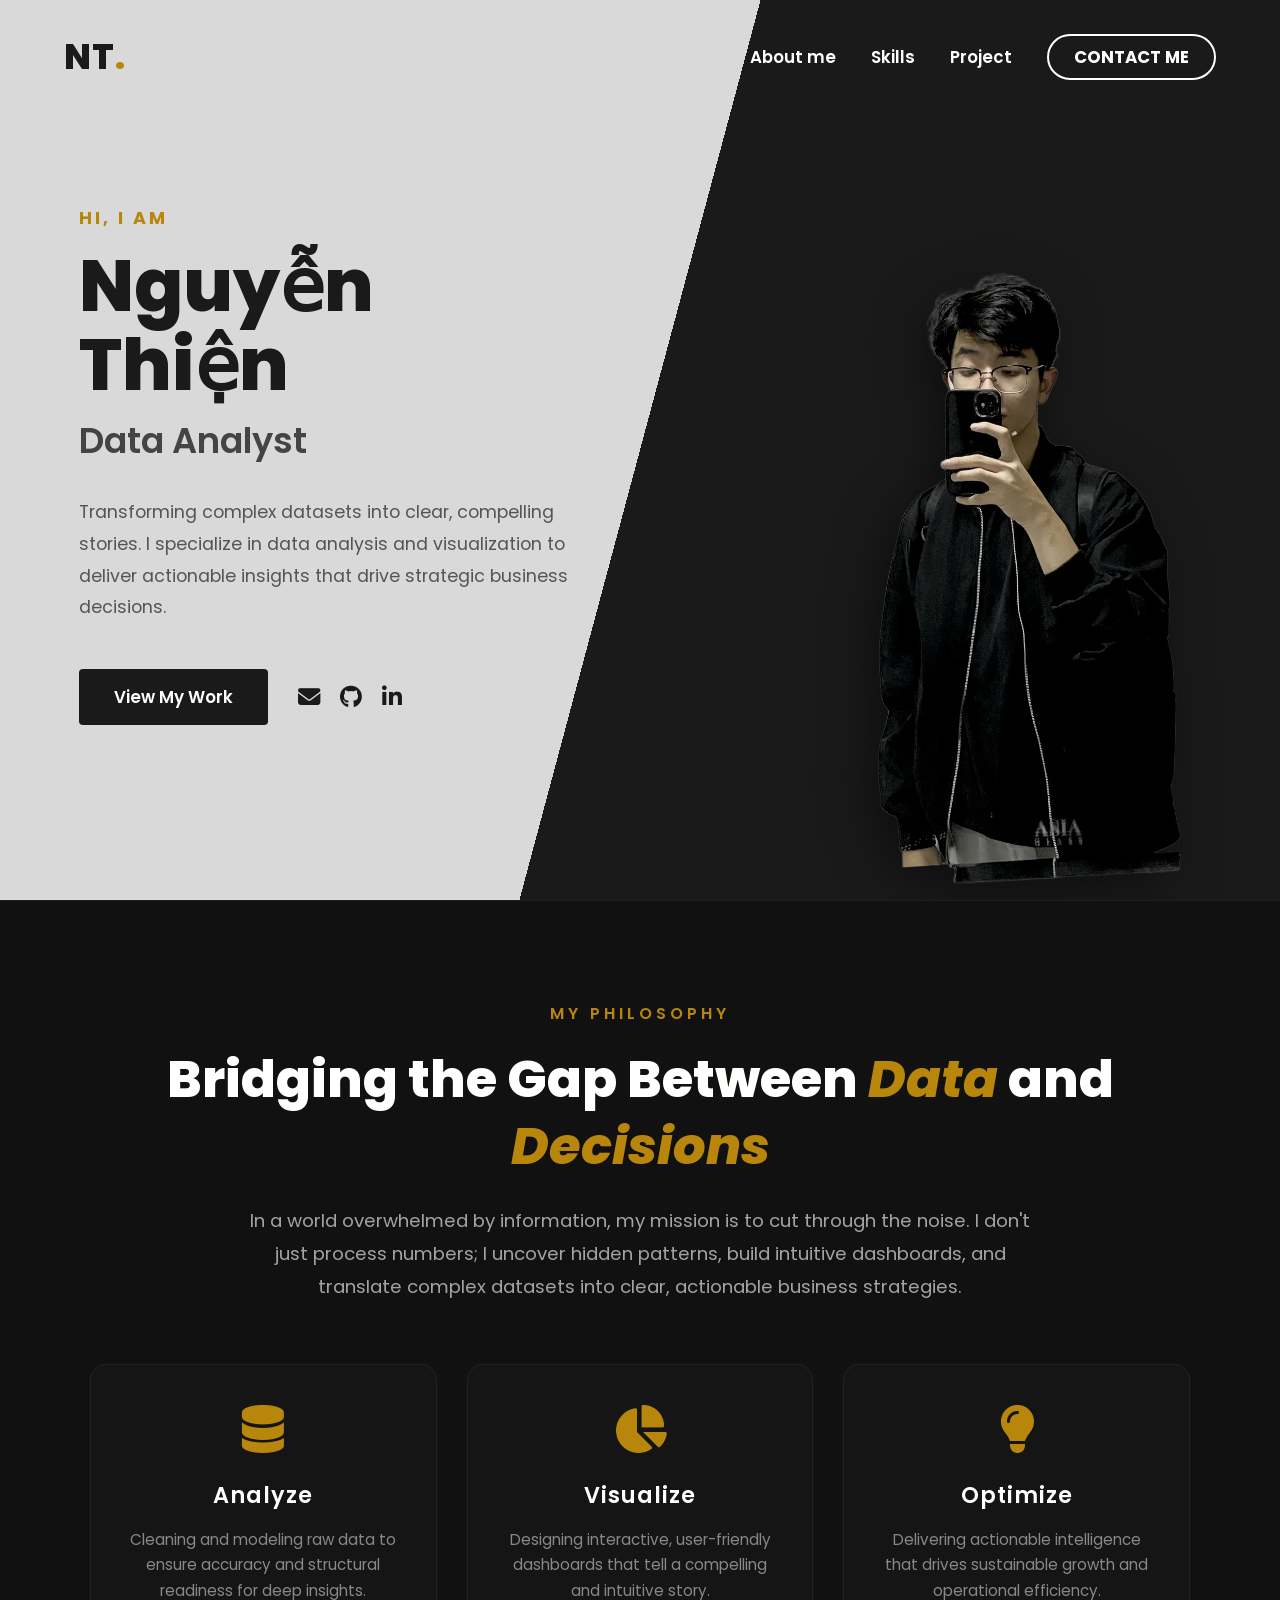
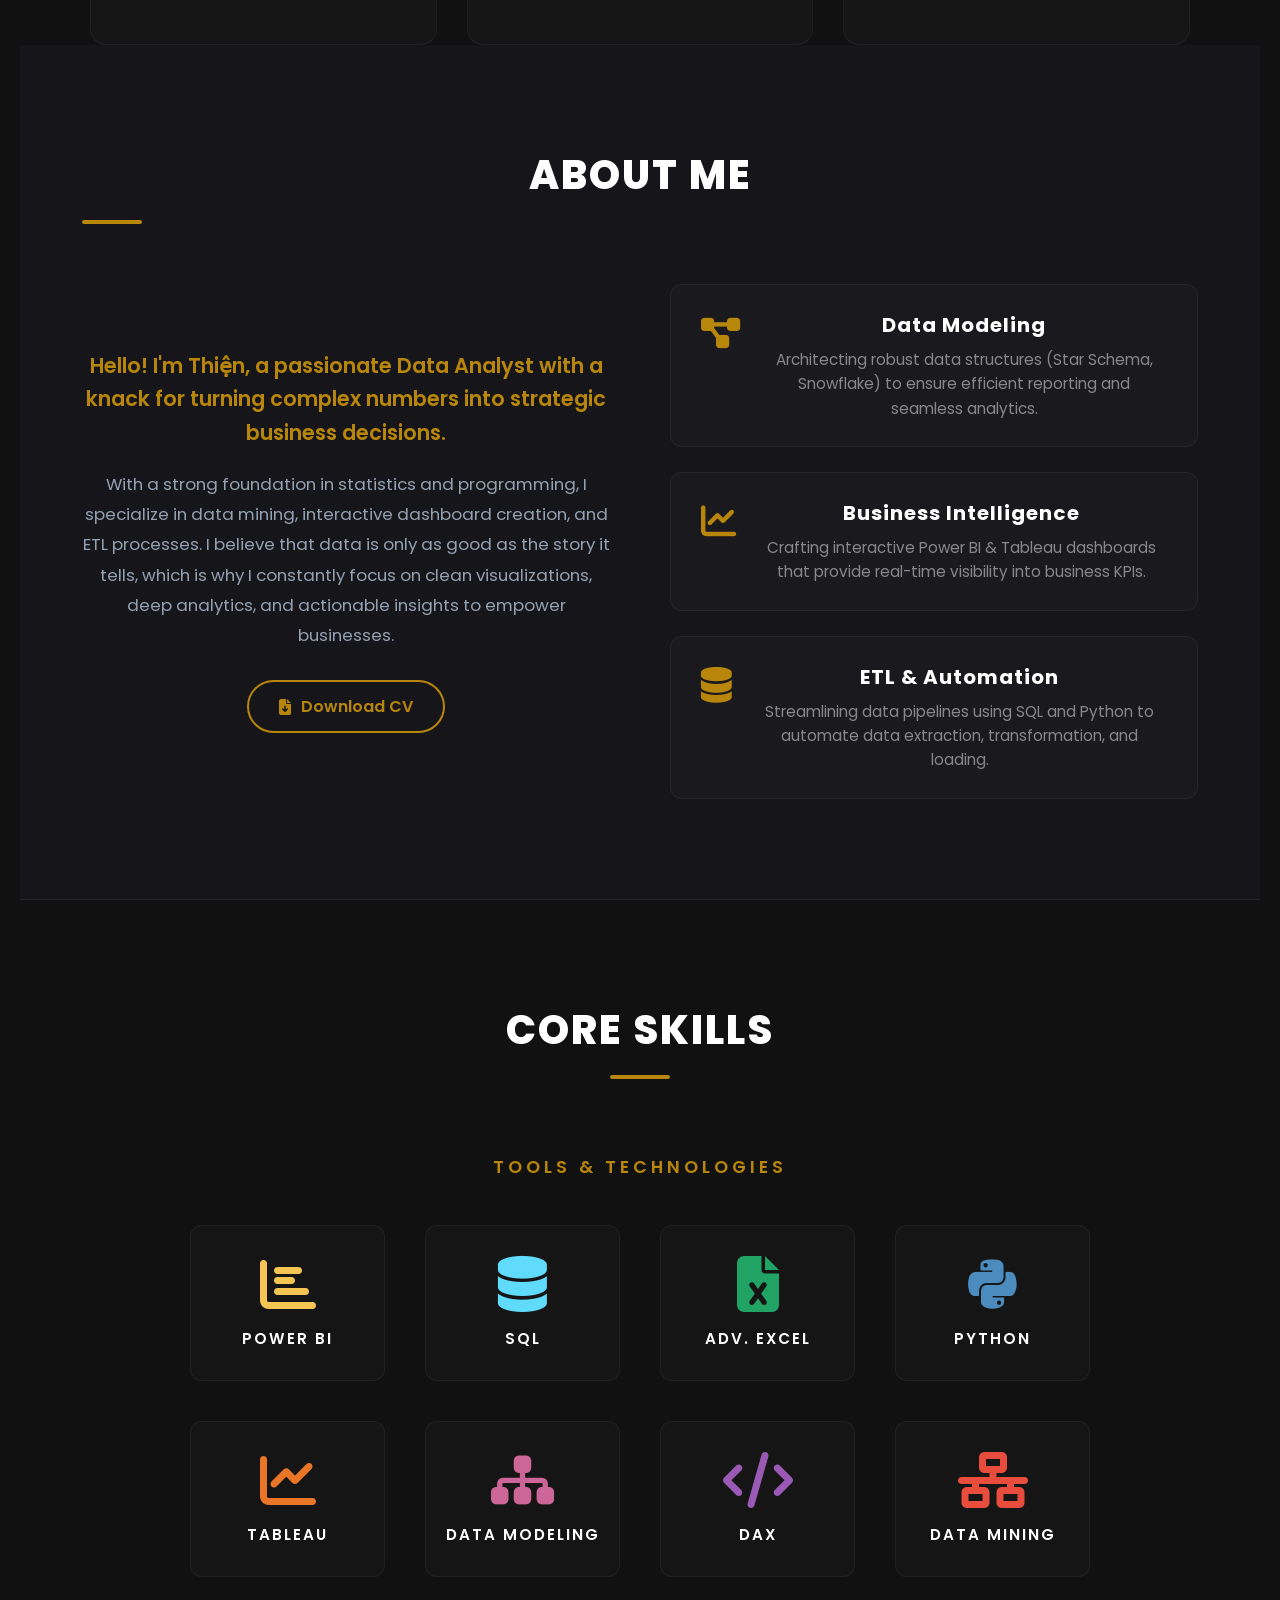
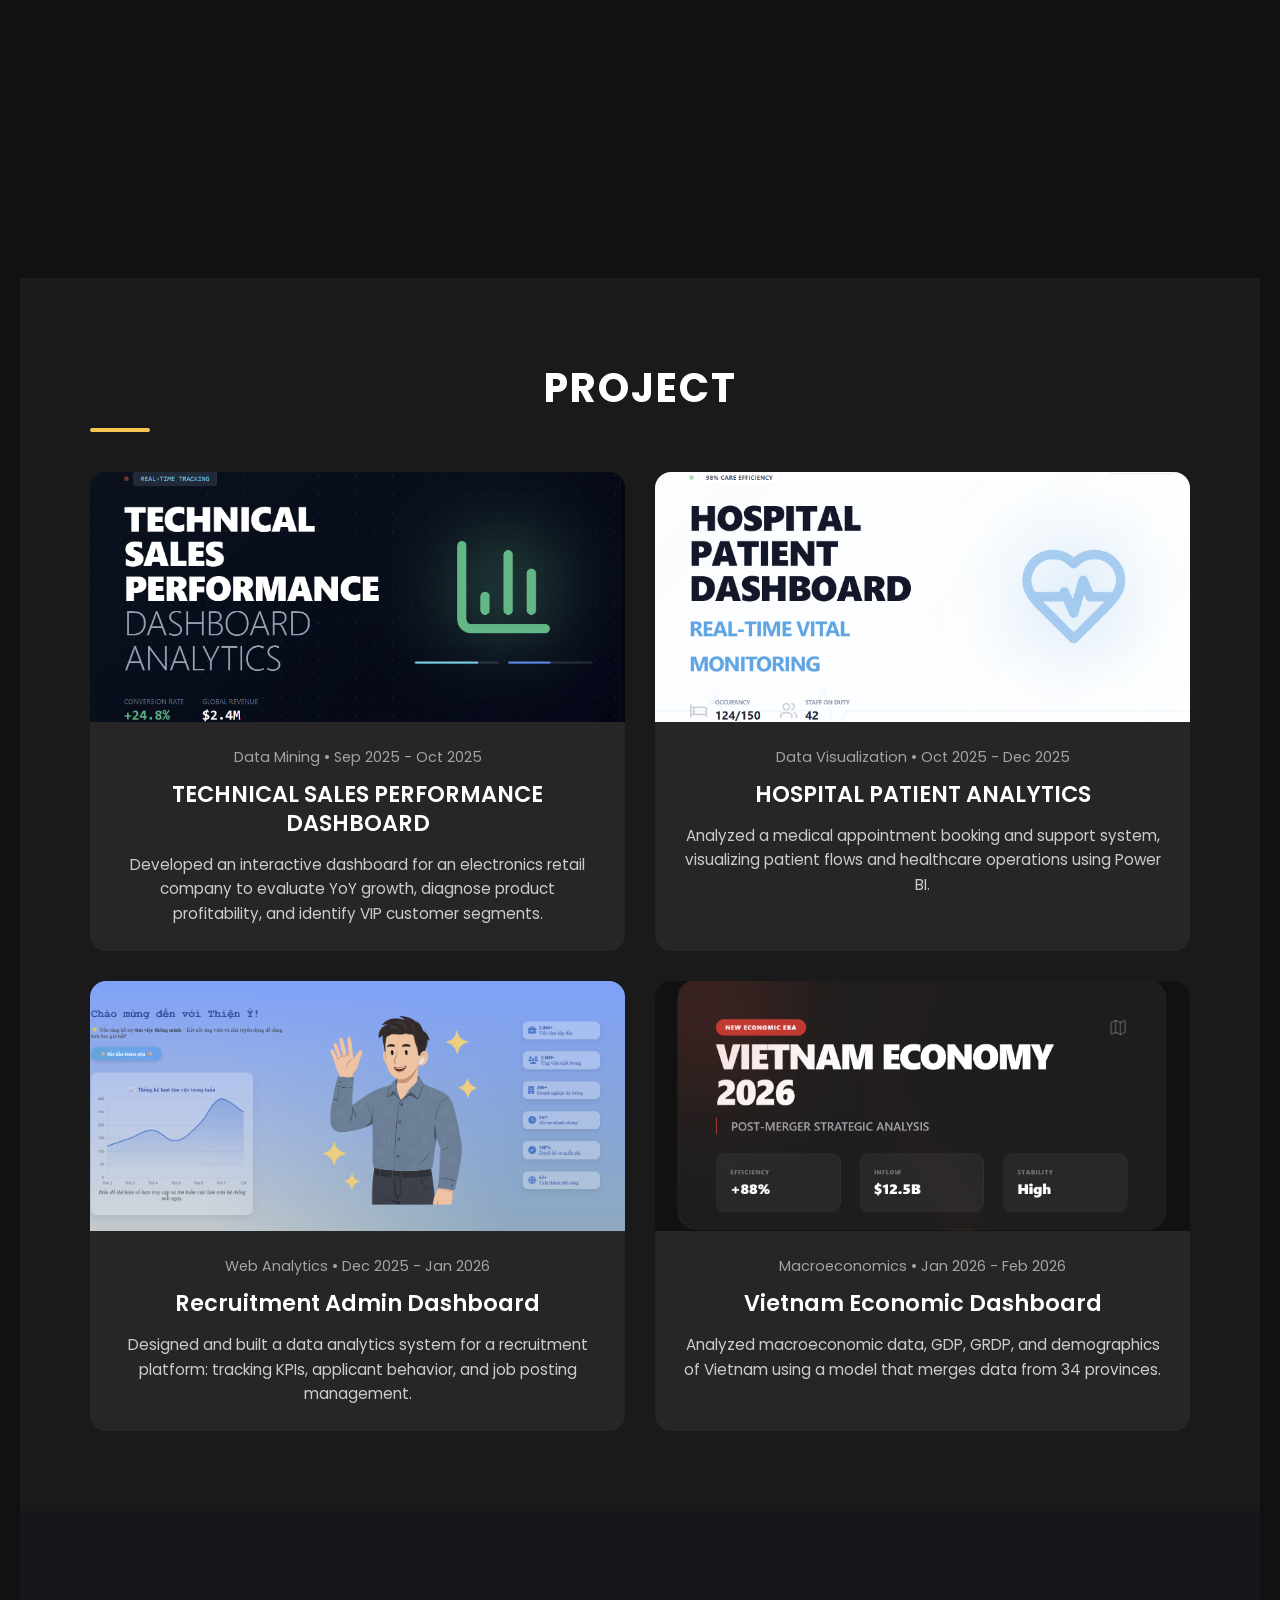
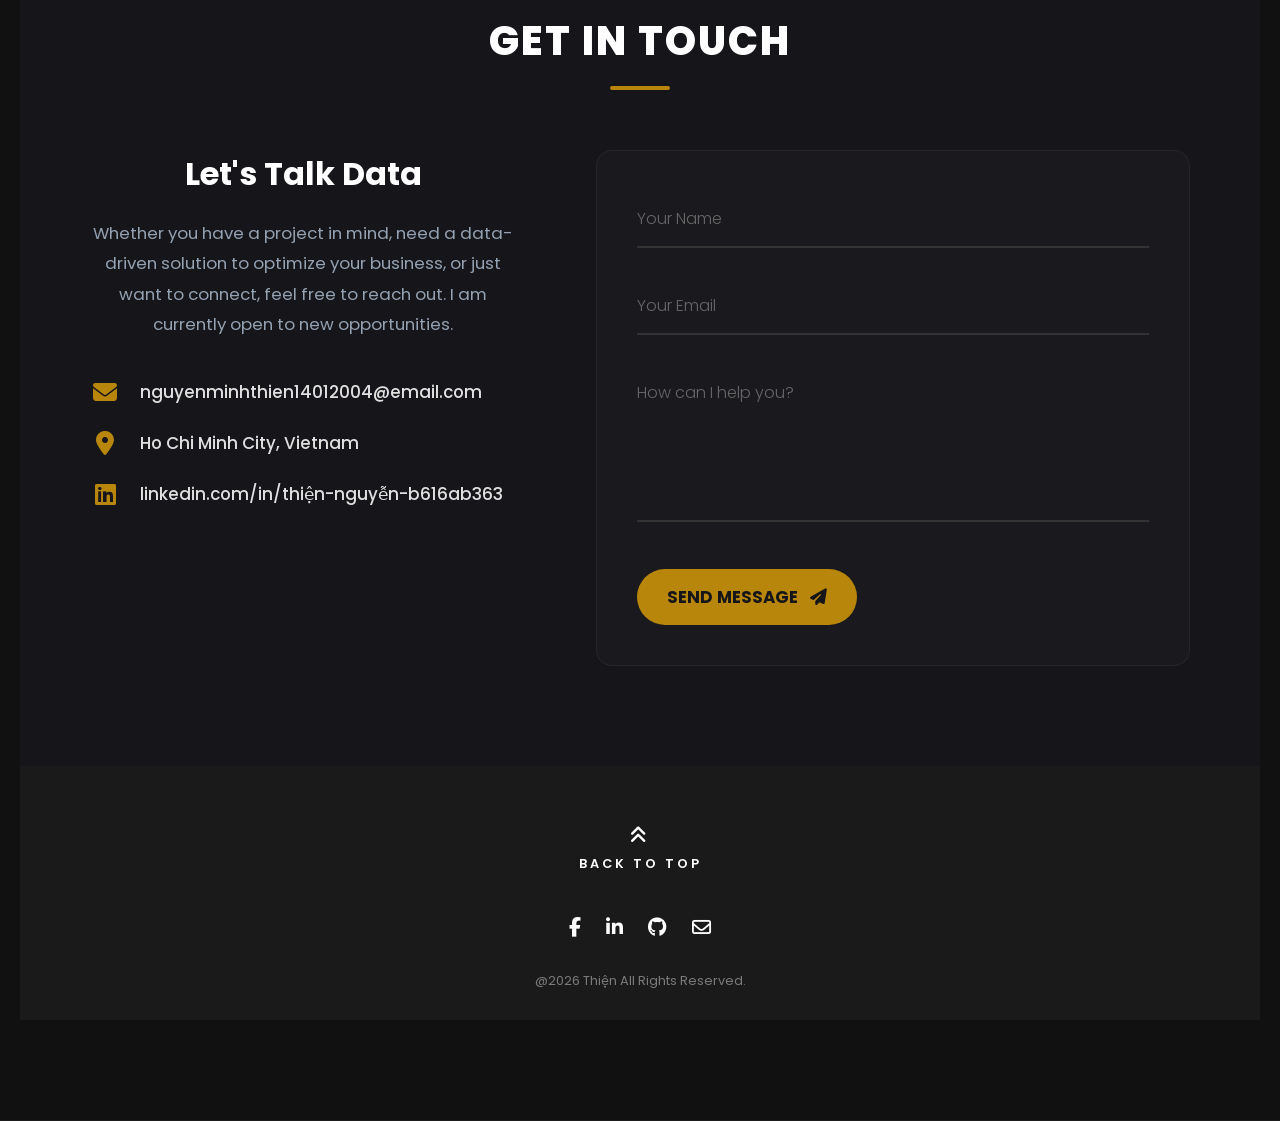
<file: index.html>
<!DOCTYPE html>
<html lang="vi">
<head>
    <meta charset="UTF-8">
    <meta name="viewport" content="width=device-width, initial-scale=1.0">
    <title>Portfolio</title>
    <link rel="icon" href="images/Icon.png" type="image/png">
    <link rel="stylesheet" href="https://cdnjs.cloudflare.com/ajax/libs/font-awesome/6.4.0/css/all.min.css">
    <link rel="stylesheet" href="css/style.css">
</head>
<body id="top">

    <header class="hero-section elegant-hero">
        
        <nav class="navbar-elegant">
            <div class="logo-elegant">NT<span class="dot">.</span></div>
            <div class="nav-links-elegant">
                <a href="#about">About me</a>
                <a href="#skills">Skills</a>
                <a href="#portfolio">Project</a>
                <a href="#contact" class="btn-contact-outline">CONTACT ME</a>
            </div>
        </nav>

        <div class="hero-container-elegant">
            <div class="hero-text-elegant">
                <p class="greeting-text">HI, I AM</p>
                <h1 class="name-text">Nguyễn Thiện</h1>
                <h2 class="role-text">Data Analyst</h2>
                
                <p class="desc-text">
                Transforming complex datasets into clear,
                compelling stories. 
                I specialize in data analysis and visualization to deliver
                actionable insights that drive strategic business decisions.
                </p>
                
                <div class="hero-actions-elegant">
                    <a href="#portfolio" class="btn-explore">View My Work</a>
                    <div class="socials-elegant">
                        <a href="mailto:nguyenminhthien14012004@gmail.com"><i class="fas fa-envelope"></i></a>
                        <a href="https://github.com/ThienNguyen1412"><i class="fab fa-github"></i></a>
                        <a href="https://www.linkedin.com/in/thiện-nguyễn-b616ab363" target="_blank"><i class="fab fa-linkedin-in"></i></a>
                    </div>
                </div>
            </div>

            <div class="hero-image-elegant">
                <img src="images/HinhAnh.png" alt="Nguyễn Thiện Data Analyst" class="img-profile-elegant">
            </div>
        </div>
        
    </header>

    <section class="data-philosophy-section">
        <div class="philosophy-content">
            <h2 class="philosophy-subtitle">MY PHILOSOPHY</h2>
            <h1 class="philosophy-title">Bridging the Gap Between <span class="highlight-gold">Data</span> and <span class="highlight-gold">Decisions</span></h1>
            <p class="philosophy-text">In a world overwhelmed by information, my mission is to cut through the noise. I don't just process numbers; I uncover hidden patterns, build intuitive dashboards, and translate complex datasets into clear, actionable business strategies.</p>

            <div class="core-pillars">
                <div class="pillar">
                    <i class="fas fa-database"></i>
                    <h3>Analyze</h3>
                    <p>Cleaning and modeling raw data to ensure accuracy and structural readiness for deep insights.</p>
                </div>
                <div class="pillar">
                    <i class="fas fa-chart-pie"></i>
                    <h3>Visualize</h3>
                    <p>Designing interactive, user-friendly dashboards that tell a compelling and intuitive story.</p>
                </div>
                <div class="pillar">
                    <i class="fas fa-lightbulb"></i>
                    <h3>Optimize</h3>
                    <p>Delivering actionable intelligence that drives sustainable growth and operational efficiency.</p>
                </div>
            </div>
        </div>
    <section class="about-me-elegant" id="about">
        <div class="about-container">
            <div class="section-title-elegant">
                <h2>ABOUT ME</h2>
                <div class="gold-line"></div>
            </div>

            <div class="about-content-wrapper">
                <div class="about-text-area">
                    <p class="intro-p">Hello! I'm Thiện, a passionate Data Analyst with a knack for turning complex numbers into strategic business decisions.</p>
                    <p>With a strong foundation in statistics and programming, I specialize in data mining, interactive dashboard creation, and ETL processes. I believe that data is only as good as the story it tells, which is why I constantly focus on clean visualizations, deep analytics, and actionable insights to empower businesses.</p>
                    
                    <a href="CV_NguyenThien_DataAnalyst.pdf" download="CV_NguyenThien_DataAnalyst.pdf" class="btn-download-cv">
                            <i class="fas fa-file-download"></i> Download CV
                    </a>
                </div>

                <div class="about-services-area">
                    <div class="da-service-box">
                        <i class="fas fa-project-diagram"></i>
                        <div class="da-service-text">
                            <h3>Data Modeling</h3>
                            <p>Architecting robust data structures (Star Schema, Snowflake) to ensure efficient reporting and seamless analytics.</p>
                        </div>
                    </div>
                    <div class="da-service-box">
                        <i class="fas fa-chart-line"></i>
                        <div class="da-service-text">
                            <h3>Business Intelligence</h3>
                            <p>Crafting interactive Power BI & Tableau dashboards that provide real-time visibility into business KPIs.</p>
                        </div>
                    </div>
                    <div class="da-service-box">
                        <i class="fas fa-database"></i>
                        <div class="da-service-text">
                            <h3>ETL & Automation</h3>
                            <p>Streamlining data pipelines using SQL and Python to automate data extraction, transformation, and loading.</p>
                        </div>
                    </div>
                </div>
            </div>
        </div>
    </section>

    <section class="skills-elegant" id="skills">
        <div class="section-title-elegant" style="text-align: center; display: flex; flex-direction: column; align-items: center;">
            <h2>CORE SKILLS</h2>
            <div class="gold-line"></div>
        </div>
        
        <div class="skills-content">
<h3 class="using-now-title">TOOLS & TECHNOLOGIES</h3>            
            <div class="skills-grid">
                <div class="skill-item" onclick="showSkill('powerbi')">
                    <i class="fas fa-chart-bar" style="color: #f4c553;"></i>
                    <p>POWER BI</p>
                </div>
                <div class="skill-item" onclick="showSkill('sql')">
                    <i class="fas fa-database" style="color: #61dbfb;"></i>
                    <p>SQL</p>
                </div>
                <div class="skill-item" onclick="showSkill('excel')">
                    <i class="fas fa-file-excel" style="color: #21a366;"></i>
                    <p>ADV. EXCEL</p>
                </div>
                <div class="skill-item" onclick="showSkill('python')">
                    <i class="fab fa-python" style="color: #4b8bbe;"></i>
                    <p>PYTHON</p>
                </div>
                <div class="skill-item" onclick="showSkill('tableau')">
                    <i class="fas fa-chart-line" style="color: #e97627;"></i>
                    <p>TABLEAU</p>
                </div>
                <div class="skill-item" onclick="showSkill('modeling')">
                    <i class="fas fa-sitemap" style="color: #cc6699;"></i>
                    <p>DATA MODELING</p>
                </div>
                <div class="skill-item" onclick="showSkill('dax')">
                    <i class="fas fa-code" style="color: #9b59b6;"></i>
                    <p>DAX</p>
                </div>
                <div class="skill-item" onclick="showSkill('mining')">
                    <i class="fas fa-network-wired" style="color: #e74c3c;"></i>
                    <p>DATA MINING</p>
                </div>
            </div>

            <div id="skill-detail-box" class="skill-detail-box">
                <h3 id="skill-title">Click on a skill</h3>
                <div class="gold-line" style="margin: 10px auto; width: 40px; height: 2px;"></div>
                <p id="skill-desc">Select an icon above to view my experience and proficiency details.</p>
            </div>
        </div>
    </section>

    <section class="portfolio-grid-section" id="portfolio">
        <div class="portfolio-container">
            <div class="section-header">
                <h2>Project</h2>
                <div class="yellow-line"></div>
            </div>

            <div class="projects-grid">
                <a href="project-1.html" class="project-card">
                    <div class="card-image">
                        <img src="images/pj1/Thumbnail.png" alt="Bakery Data Analysis">
                    </div>
                    <div class="card-content">
                        <p class="card-meta">Data Mining &bull; Sep 2025 - Oct 2025</p>
                        <h3 class="card-title">TECHNICAL SALES PERFORMANCE DASHBOARD</h3>
<p class="card-excerpt">Developed an interactive dashboard for an electronics retail company to evaluate YoY growth, diagnose product profitability, and identify VIP customer segments.</p>                    </div>
                </a>

                <a href="project-2.html" class="project-card">
                    <div class="card-image">
                        <img src="images/pj2/Thumbnail.png" alt="Medical System Data">
                    </div>
                    <div class="card-content">
                        <p class="card-meta">Data Visualization &bull; Oct 2025 - Dec 2025</p>
                        <h3 class="card-title">HOSPITAL PATIENT ANALYTICS</h3>
<p class="card-excerpt">Analyzed a medical appointment booking and support system, visualizing patient flows and healthcare operations using Power BI.</p>                    </div>
                </a>

                <a href="project-3.html" class="project-card">
                    <div class="card-image">
                        <img src="images/pj3/Thumbnail.png" alt="Recruitment Admin Dashboard">
                    </div>
                    <div class="card-content">
                        <p class="card-meta">Web Analytics &bull; Dec 2025 - Jan 2026</p>
                        <h3 class="card-title">Recruitment Admin Dashboard</h3>
                        <p class="card-excerpt">Designed and built a data analytics system for a recruitment platform: tracking KPIs, applicant behavior, and job posting management.</p>
                    </div>
                </a>

                 <a href="project-4.html" class="project-card">
                    <div class="card-image">
                        <img src="images/pj4/Thumbnail.png" alt="Vietnam Socio-Economic Analysis">
                    </div>
                    <div class="card-content">
                        <p class="card-meta">Macroeconomics &bull;  Jan 2026 - Feb 2026</p>
                        <h3 class="card-title">Vietnam Economic Dashboard</h3>
                        <p class="card-excerpt">Analyzed macroeconomic data, GDP, GRDP, and demographics of Vietnam using a model that merges data from 34 provinces.</p>
                    </div>
                </a>
            </div>
        </div>
    </section>

<section class="contact-elegant" id="contact">
        <div class="contact-container">
            <div class="section-title-elegant" style="text-align: center; display: flex; flex-direction: column; align-items: center;">
                <h2>GET IN TOUCH</h2>
                <div class="gold-line"></div>
            </div>

            <div class="contact-content-wrapper">
                <div class="contact-info">
                    <h3>Let's Talk Data</h3>
                    <p>Whether you have a project in mind, need a data-driven solution to optimize your business, or just want to connect, feel free to reach out. I am currently open to new opportunities.</p>
                    
                    <div class="info-items">
                        <div class="info-item">
                            <i class="fas fa-envelope"></i>
                            <span>nguyenminhthien14012004@email.com</span> </div>
                        <div class="info-item">
                            <i class="fas fa-map-marker-alt"></i>
                            <span>Ho Chi Minh City, Vietnam</span>
                        </div>
                        <div class="info-item">
                            <i class="fab fa-linkedin"></i>
                            <span>linkedin.com/in/thiện-nguyễn-b616ab363</span> </div>
                    </div>
                </div>

                <div class="contact-form-area">
                    <form action="https://formspree.io/f/mykdagrz" method="POST" class="elegant-form">
                        <div class="input-group">
                            <input type="text" name="name" placeholder="Your Name" required>
                        </div>
                        <div class="input-group">
                            <input type="email" name="email" placeholder="Your Email" required>
                        </div>
                        <div class="input-group">
                            <textarea name="message" placeholder="How can I help you?" rows="5" required></textarea>
                        </div>
                        
                        <button type="submit" class="btn-submit-elegant">
                            SEND MESSAGE <i class="fas fa-paper-plane"></i>
                        </button>
                    </form>
                </div>
            </div>
        </div>
    </section>

    <footer class="site-footer">
        <a href="#top" class="back-to-top">
            <i class="fas fa-angle-double-up"></i><br>
            BACK TO TOP
        </a>
        
        <div class="footer-socials">
            <a href="https://www.facebook.com/nguyen.minhthien.752/"><i class="fab fa-facebook-f"></i></a>
            <a href="https://www.linkedin.com/in/thiện-nguyễn-b616ab363" target="_blank"><i class="fab fa-linkedin-in"></i></a>
            <a href="https://github.com/ThienNguyen1412" target="_blank"><i class="fab fa-github"></i></a>
            <a href="mailto:nguyenminhthien14012004@gmail.com"><i class="far fa-envelope"></i></a>
        </div>
        
        <p class="copyright">@2026 Thiện All Rights Reserved.</p>
    </footer>

<script>
        window.addEventListener('scroll', function() {
            var navbar = document.querySelector('.navbar');
            // Nếu cuộn xuống quá 50px thì thêm class 'scrolled'
            if (window.scrollY > 50) {
                navbar.classList.add('scrolled');
            } else {
                navbar.classList.remove('scrolled'); // Lên đỉnh thì xóa đi
            }
        });


        // Xử lý đổi màu thanh Menu khi cuộn
        window.addEventListener('scroll', function() {
            var navbar = document.querySelector('.navbar-elegant');
            if (window.scrollY > 50) {
                navbar.style.backgroundColor = 'rgba(22, 22, 26, 0.95)';
                navbar.style.boxShadow = '0 5px 20px rgba(0,0,0,0.5)';
            } else {
                navbar.style.backgroundColor = 'transparent';
                navbar.style.boxShadow = 'none';
            }
        });

        // Dữ liệu chi tiết cho từng kỹ năng Data Analyst
        const skillsData = {
            powerbi: {
                title: "POWER BI",
                desc: "Advanced proficiency in building interactive dashboards, visualizing complex datasets, and delivering actionable business intelligence."
            },
            sql: {
                title: "SQL",
                desc: "Strong ability to write complex queries, perform data extraction, and manage relational databases for robust ETL pipelines."
            },
            excel: {
                title: "ADVANCED EXCEL",
                desc: "Expertise in data cleaning, Power Query, pivot tables, and macroeconomic data consolidation for deep financial analysis."
            },
            python: {
                title: "PYTHON",
                desc: "Utilizing Python for data mining tasks, including implementing algorithms like Apriori to uncover hidden association rules and patterns."
            },
            tableau: {
                title: "TABLEAU",
                desc: "Creating visually impactful and highly interactive geospatial maps and charts to uncover trends in large-scale datasets."
            },
            modeling: {
                title: "DATA MODELING",
                desc: "Designing optimized Star and Snowflake schemas to ensure efficient reporting and seamless analytics across disparate hospital or retail systems."
            },
            dax: {
                title: "DAX",
                desc: "Writing advanced Data Analysis Expressions for time-intelligence (YoY, MoM), running totals, and dynamic KPI calculations."
            },
            mining: {
                title: "DATA MINING",
                desc: "Extracting valuable patterns from raw data, optimizing cross-selling strategies, and segmenting VIP customer behaviors."
            }
        };

        // Hàm xử lý khi click vào kỹ năng
        function showSkill(skillKey) {
            const detailBox = document.getElementById('skill-detail-box');
            const titleEl = document.getElementById('skill-title');
            const descEl = document.getElementById('skill-desc');

            // Cập nhật nội dung
            titleEl.innerText = skillsData[skillKey].title;
            descEl.innerText = skillsData[skillKey].desc;

            // Hiển thị khung với hiệu ứng
            detailBox.classList.add('active');
        }
    </script>

</body>
</html>
</file>
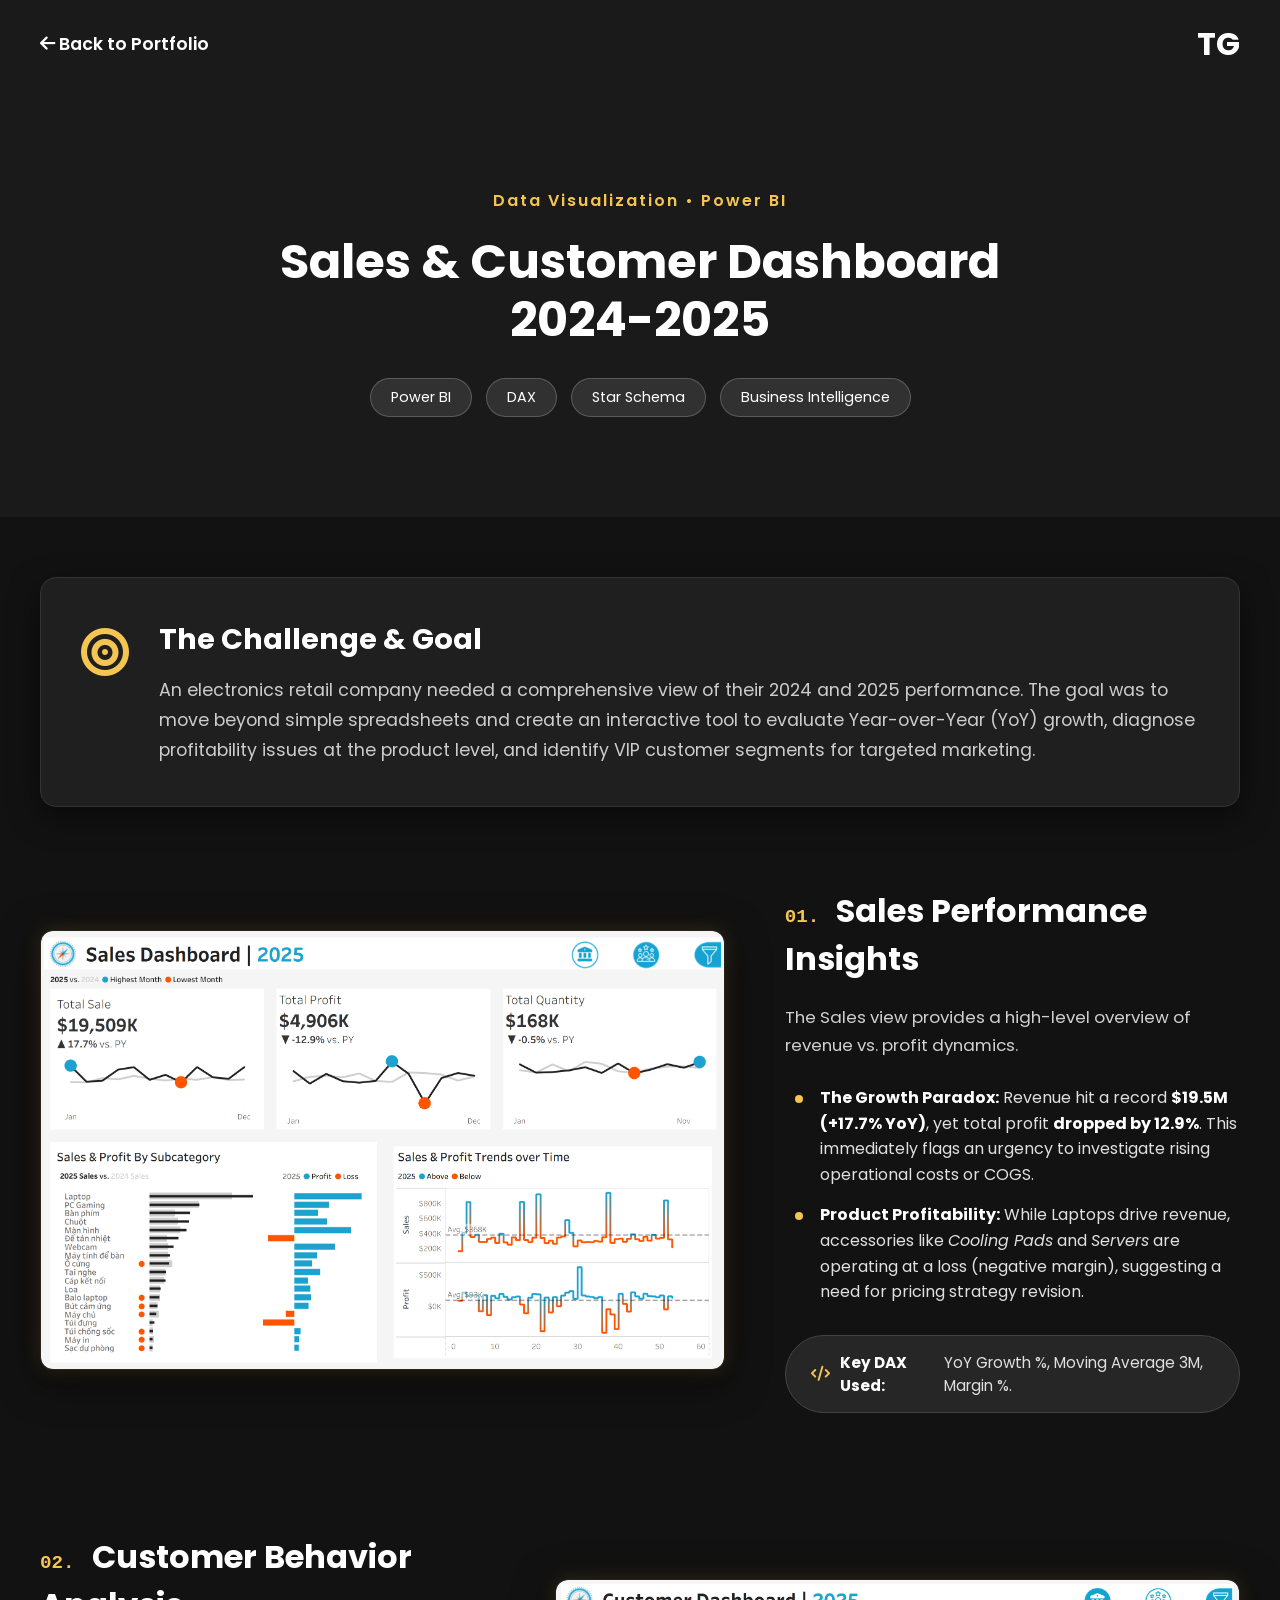
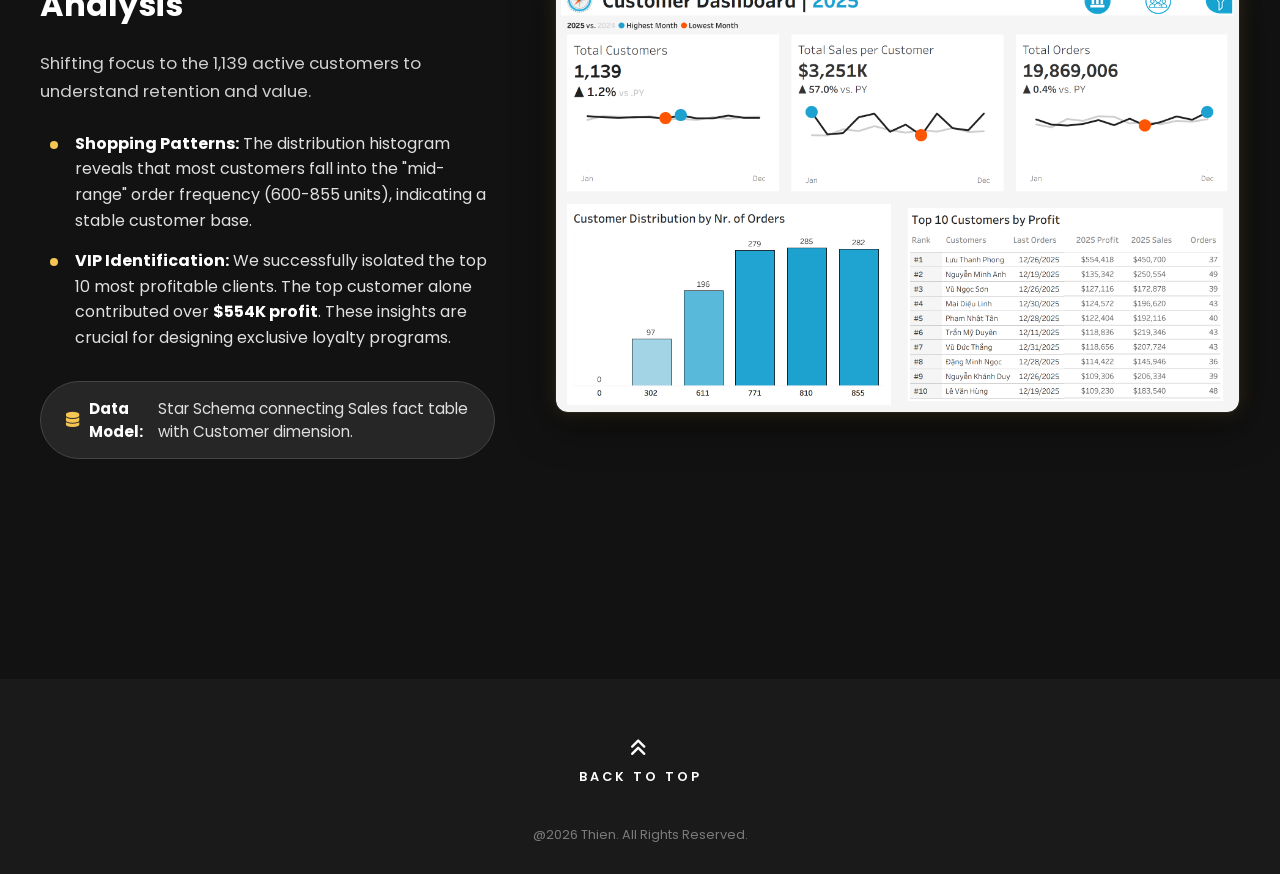
<file: project-1.html>
<!DOCTYPE html>
<html lang="en">
<head>
    <meta charset="UTF-8">
    <meta name="viewport" content="width=device-width, initial-scale=1.0">
    <title>Sales & Customer Dashboard 2025 - Thien's Portfolio</title>
    <link rel="stylesheet" href="https://cdnjs.cloudflare.com/ajax/libs/font-awesome/6.4.0/css/all.min.css">
    
    <link rel="stylesheet" href="css/style.css">
    <link rel="stylesheet" href="css/project-1.css"> 
</head>
<body id="top" class="project-page dark-theme-project">

    <header class="project-header">
        <a href="index.html#portfolio" class="back-link">
            <i class="fas fa-arrow-left"></i> Back to Portfolio
        </a>
        <div class="logo" style="position: static; color: var(--text-white);">TG</div>
    </header>

    <section class="project-hero">
        <div class="project-hero-content">
            <p class="project-category" style="color: #f4c553;">Data Visualization &bull; Power BI</p>
            <h1 class="project-title">Sales & Customer Dashboard 2024-2025</h1>
            <div class="project-tags">
                <span>Power BI</span>
                <span>DAX</span>
                <span>Star Schema</span>
                <span>Business Intelligence</span>
            </div>
        </div>
    </section>

    <section class="project-details-dark">
        <div class="content-container-wide">
            
            <div class="dark-info-card overview-card">
                <div class="card-icon"><i class="fas fa-bullseye"></i></div>
                <div class="card-text">
                    <h3>The Challenge & Goal</h3>
                    <p>An electronics retail company needed a comprehensive view of their 2024 and 2025 performance. The goal was to move beyond simple spreadsheets and create an interactive tool to evaluate Year-over-Year (YoY) growth, diagnose profitability issues at the product level, and identify VIP customer segments for targeted marketing.</p>
                </div>
            </div>

            <div class="dashboard-showcase layout-left">
                <div class="showcase-image glow-effect">
                    <img src="images/pj1/Sales_Dashboard.png" alt="Sales Dashboard Power BI">
                </div>
                <div class="showcase-insights">
                    <h3><span class="highlight-text">01.</span> Sales Performance Insights</h3>
                    <p>The Sales view provides a high-level overview of revenue vs. profit dynamics.</p>
                    <ul>
                        <li><strong>The Growth Paradox:</strong> Revenue hit a record <strong>$19.5M (+17.7% YoY)</strong>, yet total profit <strong>dropped by 12.9%</strong>. This immediately flags an urgency to investigate rising operational costs or COGS.</li>
                        <li><strong>Product Profitability:</strong> While Laptops drive revenue, accessories like <em>Cooling Pads</em> and <em>Servers</em> are operating at a loss (negative margin), suggesting a need for pricing strategy revision.</li>
                    </ul>
                    <div class="tech-stack-mini">
                        <i class="fas fa-code"></i> <strong>Key DAX Used:</strong> YoY Growth %, Moving Average 3M, Margin %.
                    </div>
                </div>
            </div>

            <div class="dashboard-showcase layout-right reverse">
                <div class="showcase-image glow-effect">
                     <img src="images/pj1/Customer_Dashboard.png" alt="Customer Dashboard Power BI">
                </div>
                <div class="showcase-insights order-text">
                    <h3><span class="highlight-text">02.</span> Customer Behavior Analysis</h3>
                    <p>Shifting focus to the 1,139 active customers to understand retention and value.</p>
                    <ul>
                        <li><strong>Shopping Patterns:</strong> The distribution histogram reveals that most customers fall into the "mid-range" order frequency (600-855 units), indicating a stable customer base.</li>
                        <li><strong>VIP Identification:</strong> We successfully isolated the top 10 most profitable clients. The top customer alone contributed over <strong>$554K profit</strong>. These insights are crucial for designing exclusive loyalty programs.</li>
                    </ul>
                    <div class="tech-stack-mini">
                        <i class="fas fa-database"></i> <strong>Data Model:</strong> Star Schema connecting Sales fact table with Customer dimension.
                    </div>
                </div>
            </div>

        </div>
    </section>

    <footer class="site-footer">
        <a href="#top" class="back-to-top">
            <i class="fas fa-angle-double-up"></i><br>BACK TO TOP
        </a>
        <p class="copyright">@2026 Thien. All Rights Reserved.</p>
    </footer>

</body>
</html>
</file>
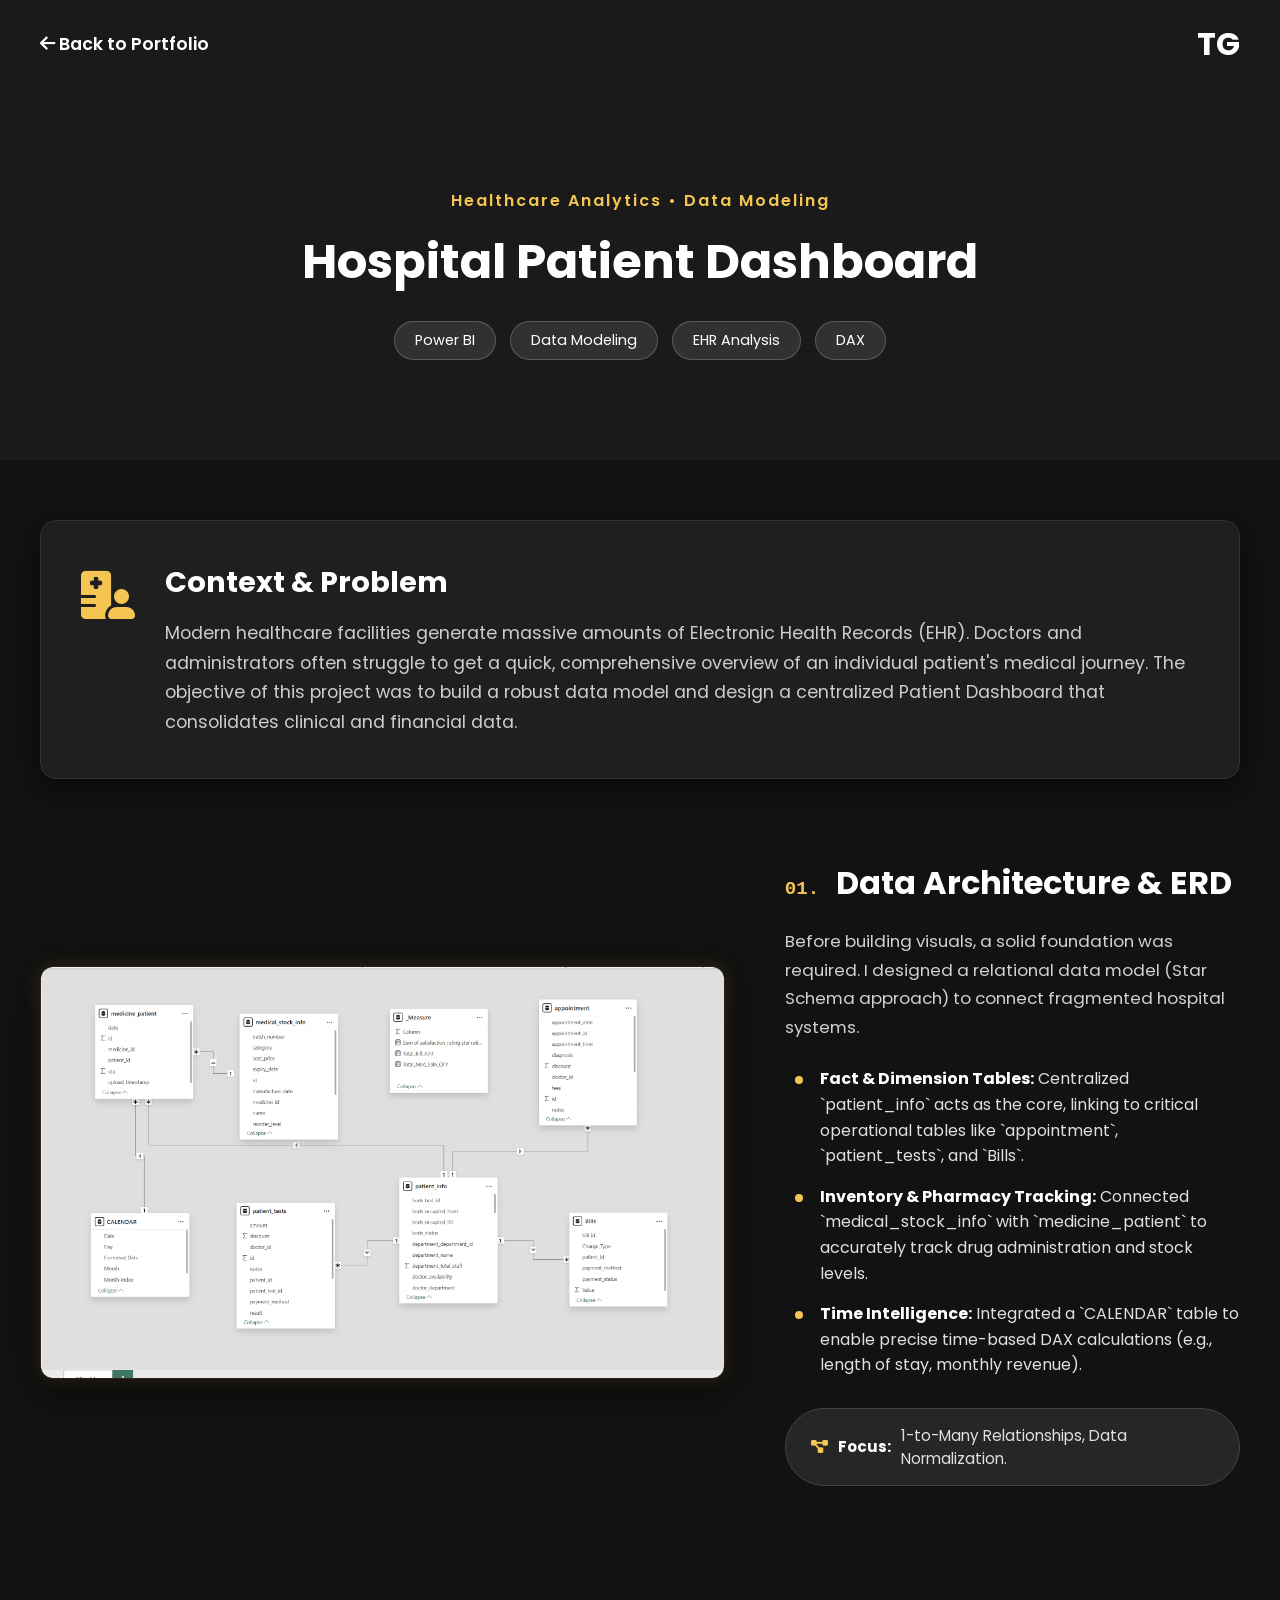
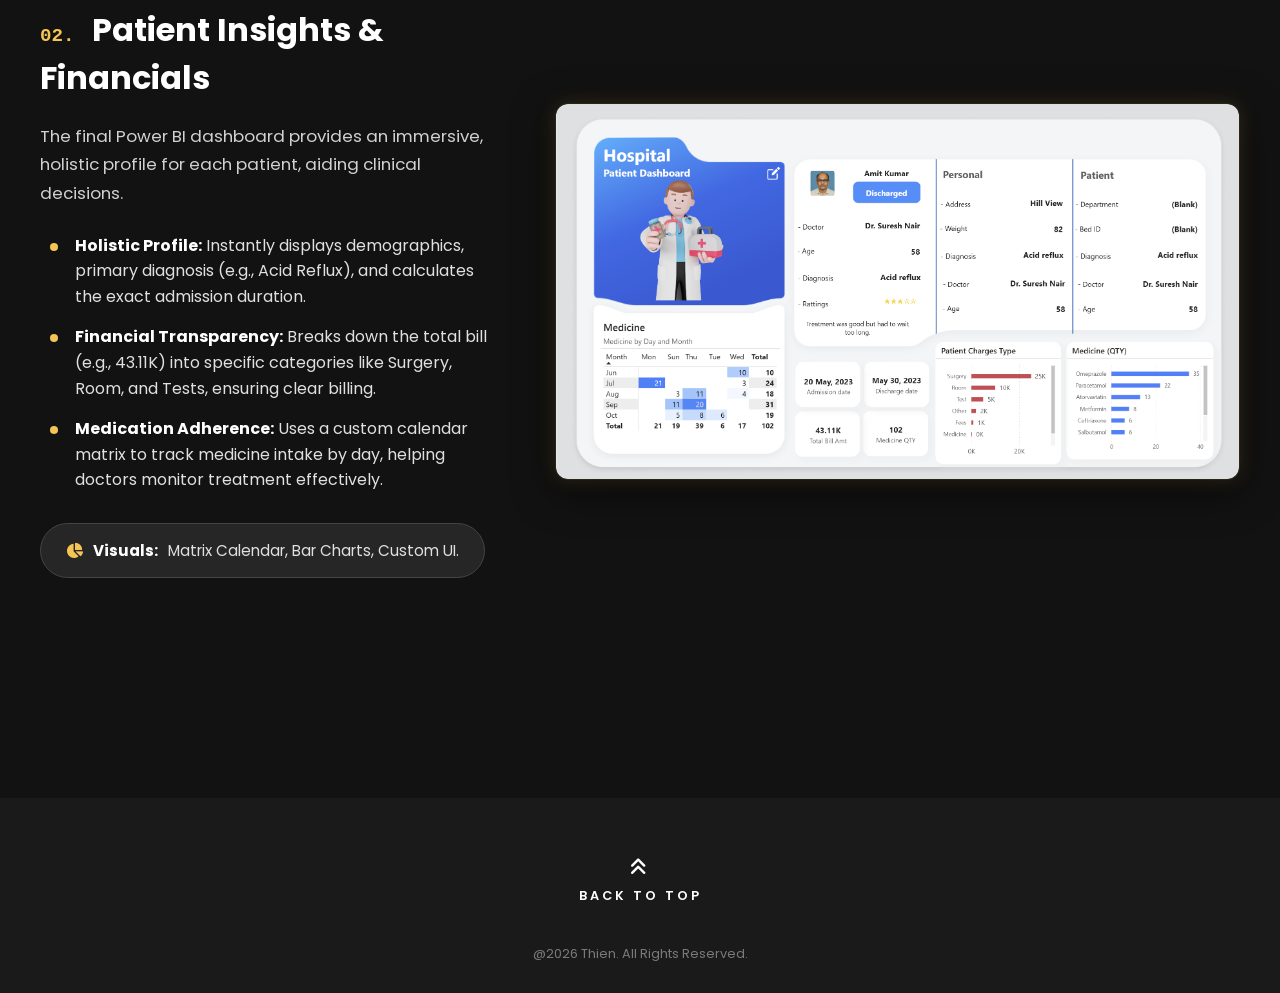
<file: project-2.html>
<!DOCTYPE html>
<html lang="en">
<head>
    <meta charset="UTF-8">
    <meta name="viewport" content="width=device-width, initial-scale=1.0">
    <title>Hospital Patient Dashboard - Thien's Portfolio</title>
    <link rel="stylesheet" href="https://cdnjs.cloudflare.com/ajax/libs/font-awesome/6.4.0/css/all.min.css">
    
    <link rel="stylesheet" href="css/style.css">
    <link rel="stylesheet" href="css/project-2.css"> 
</head>
<body id="top" class="project-page dark-theme-project">

    <header class="project-header">
        <a href="index.html#portfolio" class="back-link">
            <i class="fas fa-arrow-left"></i> Back to Portfolio
        </a>
        <div class="logo" style="position: static; color: var(--text-white);">TG</div>
    </header>

    <section class="project-hero">
        <div class="project-hero-content">
            <p class="project-category" style="color: #f4c553;">Healthcare Analytics &bull; Data Modeling</p>
            <h1 class="project-title">Hospital Patient Dashboard</h1>
            <div class="project-tags">
                <span>Power BI</span>
                <span>Data Modeling</span>
                <span>EHR Analysis</span>
                <span>DAX</span>
            </div>
        </div>
    </section>

    <section class="project-details-dark">
        <div class="content-container-wide">
            
            <div class="dark-info-card overview-card">
                <div class="card-icon"><i class="fas fa-hospital-user"></i></div>
                <div class="card-text">
                    <h3>Context & Problem</h3>
                    <p>Modern healthcare facilities generate massive amounts of Electronic Health Records (EHR). Doctors and administrators often struggle to get a quick, comprehensive overview of an individual patient's medical journey. The objective of this project was to build a robust data model and design a centralized Patient Dashboard that consolidates clinical and financial data.</p>
                </div>
            </div>

            <div class="dashboard-showcase layout-left">
                <div class="showcase-image glow-effect">
                    <img src="images/pj2/ERD.png" alt="Data Modeling ERD">
                </div>
                <div class="showcase-insights">
                    <h3><span class="highlight-text">01.</span> Data Architecture & ERD</h3>
                    <p>Before building visuals, a solid foundation was required. I designed a relational data model (Star Schema approach) to connect fragmented hospital systems.</p>
                    <ul>
                        <li><strong>Fact & Dimension Tables:</strong> Centralized `patient_info` acts as the core, linking to critical operational tables like `appointment`, `patient_tests`, and `Bills`.</li>
                        <li><strong>Inventory & Pharmacy Tracking:</strong> Connected `medical_stock_info` with `medicine_patient` to accurately track drug administration and stock levels.</li>
                        <li><strong>Time Intelligence:</strong> Integrated a `CALENDAR` table to enable precise time-based DAX calculations (e.g., length of stay, monthly revenue).</li>
                    </ul>
                    <div class="tech-stack-mini">
                        <i class="fas fa-project-diagram"></i> <strong>Focus:</strong> 1-to-Many Relationships, Data Normalization.
                    </div>
                </div>
            </div>

            <div class="dashboard-showcase layout-right reverse">
                <div class="showcase-image glow-effect">
                     <img src="images/pj2/Dashboard.png" alt="Hospital Patient Dashboard">
                </div>
                <div class="showcase-insights order-text">
                    <h3><span class="highlight-text">02.</span> Patient Insights & Financials</h3>
                    <p>The final Power BI dashboard provides an immersive, holistic profile for each patient, aiding clinical decisions.</p>
                    <ul>
                        <li><strong>Holistic Profile:</strong> Instantly displays demographics, primary diagnosis (e.g., Acid Reflux), and calculates the exact admission duration.</li>
                        <li><strong>Financial Transparency:</strong> Breaks down the total bill (e.g., 43.11K) into specific categories like Surgery, Room, and Tests, ensuring clear billing.</li>
                        <li><strong>Medication Adherence:</strong> Uses a custom calendar matrix to track medicine intake by day, helping doctors monitor treatment effectively.</li>
                    </ul>
                    <div class="tech-stack-mini">
                        <i class="fas fa-chart-pie"></i> <strong>Visuals:</strong> Matrix Calendar, Bar Charts, Custom UI.
                    </div>
                </div>
            </div>

        </div>
    </section>

    <footer class="site-footer">
        <a href="#top" class="back-to-top">
            <i class="fas fa-angle-double-up"></i><br>BACK TO TOP
        </a>
        <p class="copyright">@2026 Thien. All Rights Reserved.</p>
    </footer>

</body>
</html>
</file>
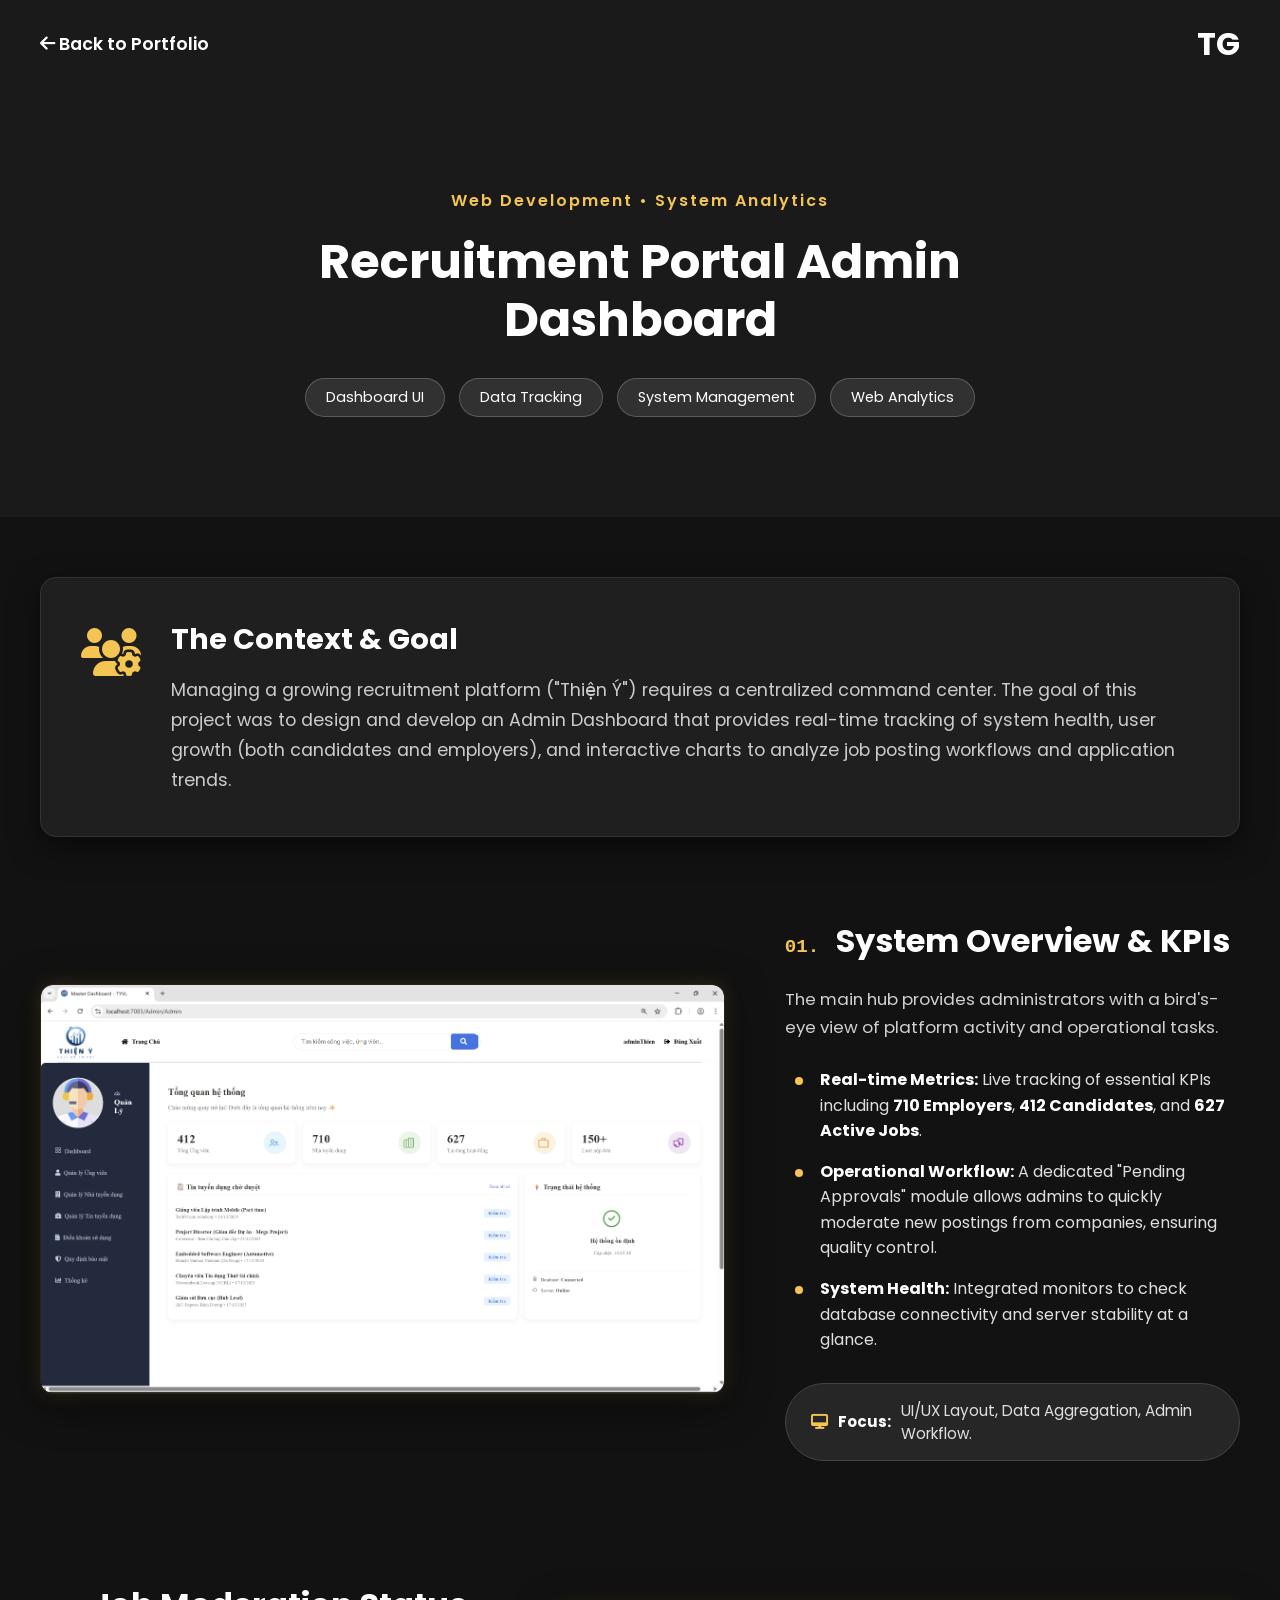
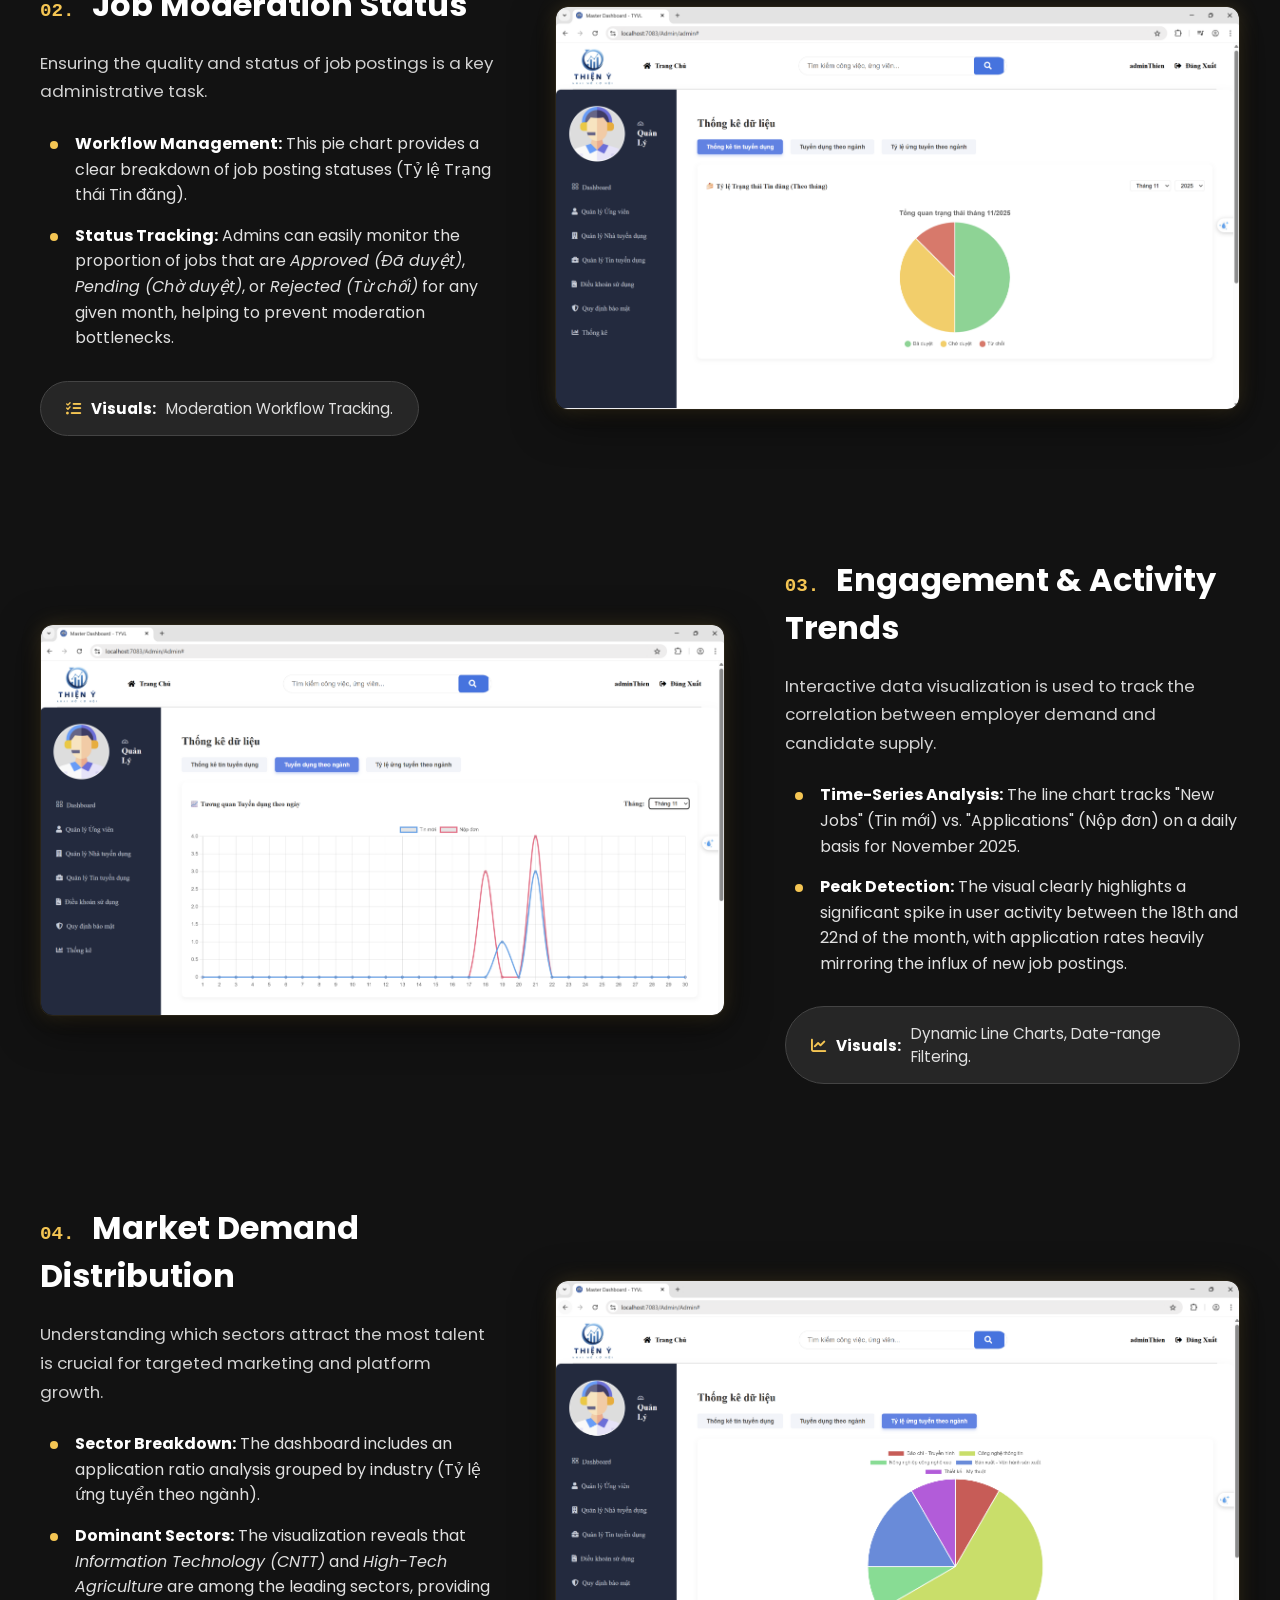
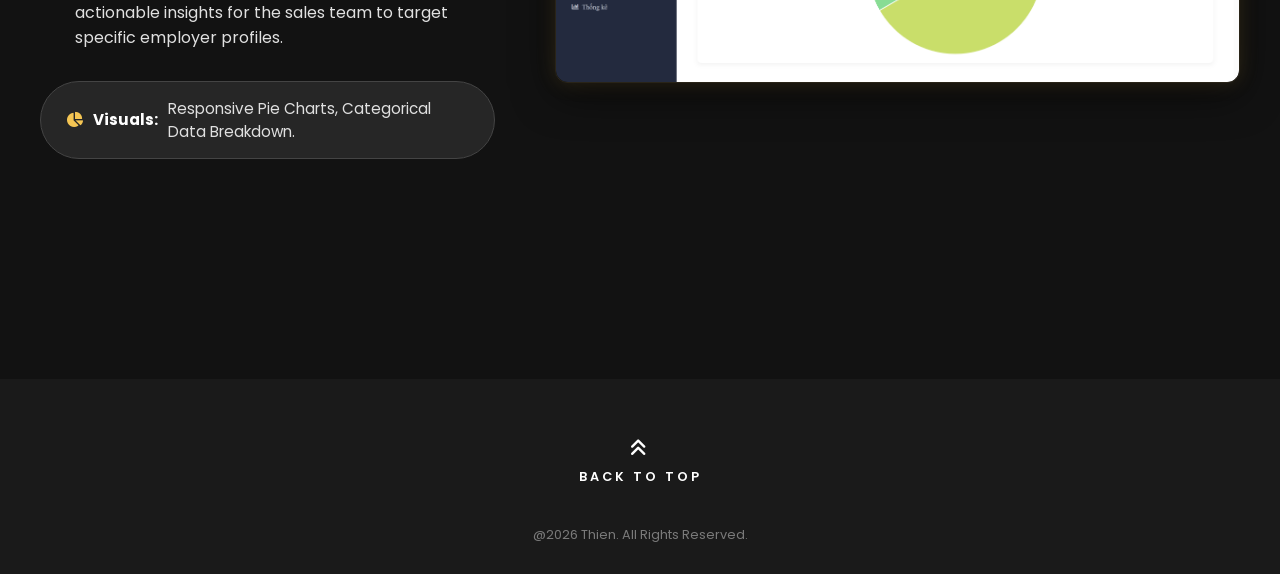
<file: project-3.html>
<!DOCTYPE html>
<html lang="en">
<head>
    <meta charset="UTF-8">
    <meta name="viewport" content="width=device-width, initial-scale=1.0">
    <title>Recruitment Portal Dashboard - Thien's Portfolio</title>
    <link rel="stylesheet" href="https://cdnjs.cloudflare.com/ajax/libs/font-awesome/6.4.0/css/all.min.css">
    
    <link rel="stylesheet" href="css/style.css">
    <link rel="stylesheet" href="css/project-3.css"> 
</head>
<body id="top" class="project-page dark-theme-project">

    <header class="project-header">
        <a href="index.html#portfolio" class="back-link">
            <i class="fas fa-arrow-left"></i> Back to Portfolio
        </a>
        <div class="logo" style="position: static; color: var(--text-white);">TG</div>
    </header>

    <section class="project-hero">
        <div class="project-hero-content">
            <p class="project-category" style="color: #f4c553;">Web Development &bull; System Analytics</p>
            <h1 class="project-title">Recruitment Portal Admin Dashboard</h1>
            <div class="project-tags">
                <span>Dashboard UI</span>
                <span>Data Tracking</span>
                <span>System Management</span>
                <span>Web Analytics</span>
            </div>
        </div>
    </section>

    <section class="project-details-dark">
        <div class="content-container-wide">
            
            <div class="dark-info-card overview-card">
                <div class="card-icon"><i class="fas fa-users-cog"></i></div>
                <div class="card-text">
                    <h3>The Context & Goal</h3>
                    <p>Managing a growing recruitment platform ("Thiện Ý") requires a centralized command center. The goal of this project was to design and develop an Admin Dashboard that provides real-time tracking of system health, user growth (both candidates and employers), and interactive charts to analyze job posting workflows and application trends.</p>
                </div>
            </div>

            <div class="dashboard-showcase layout-left">
                <div class="showcase-image glow-effect">
                    <img src="images/pj3/dashboard.png" alt="Master Admin Dashboard">
                </div>
                <div class="showcase-insights">
                    <h3><span class="highlight-text">01.</span> System Overview & KPIs</h3>
                    <p>The main hub provides administrators with a bird's-eye view of platform activity and operational tasks.</p>
                    <ul>
                        <li><strong>Real-time Metrics:</strong> Live tracking of essential KPIs including <strong>710 Employers</strong>, <strong>412 Candidates</strong>, and <strong>627 Active Jobs</strong>.</li>
                        <li><strong>Operational Workflow:</strong> A dedicated "Pending Approvals" module allows admins to quickly moderate new postings from companies, ensuring quality control.</li>
                        <li><strong>System Health:</strong> Integrated monitors to check database connectivity and server stability at a glance.</li>
                    </ul>
                    <div class="tech-stack-mini">
                        <i class="fas fa-desktop"></i> <strong>Focus:</strong> UI/UX Layout, Data Aggregation, Admin Workflow.
                    </div>
                </div>
            </div>

            <div class="dashboard-showcase layout-right reverse">
                <div class="showcase-image glow-effect">
                     <img src="images/pj3/Analytic1.png" alt="Job Status Distribution">
                </div>
                <div class="showcase-insights order-text">
                    <h3><span class="highlight-text">02.</span> Job Moderation Status</h3>
                    <p>Ensuring the quality and status of job postings is a key administrative task.</p>
                    <ul>
                        <li><strong>Workflow Management:</strong> This pie chart provides a clear breakdown of job posting statuses (Tỷ lệ Trạng thái Tin đăng).</li>
                        <li><strong>Status Tracking:</strong> Admins can easily monitor the proportion of jobs that are <em>Approved (Đã duyệt)</em>, <em>Pending (Chờ duyệt)</em>, or <em>Rejected (Từ chối)</em> for any given month, helping to prevent moderation bottlenecks.</li>
                    </ul>
                    <div class="tech-stack-mini">
                        <i class="fas fa-tasks"></i> <strong>Visuals:</strong> Moderation Workflow Tracking.
                    </div>
                </div>
            </div>

            <div class="dashboard-showcase layout-left">
                <div class="showcase-image glow-effect">
                     <img src="images/pj3/Analytic2.png" alt="Recruitment Trend Line Chart">
                </div>
                <div class="showcase-insights">
                    <h3><span class="highlight-text">03.</span> Engagement & Activity Trends</h3>
                    <p>Interactive data visualization is used to track the correlation between employer demand and candidate supply.</p>
                    <ul>
                        <li><strong>Time-Series Analysis:</strong> The line chart tracks "New Jobs" (Tin mới) vs. "Applications" (Nộp đơn) on a daily basis for November 2025.</li>
                        <li><strong>Peak Detection:</strong> The visual clearly highlights a significant spike in user activity between the 18th and 22nd of the month, with application rates heavily mirroring the influx of new job postings.</li>
                    </ul>
                    <div class="tech-stack-mini">
                        <i class="fas fa-chart-line"></i> <strong>Visuals:</strong> Dynamic Line Charts, Date-range Filtering.
                    </div>
                </div>
            </div>

            <div class="dashboard-showcase layout-right reverse">
                <div class="showcase-image glow-effect">
                     <img src="images/pj3/Analytic3.png" alt="Industry Distribution Pie Chart">
                </div>
                <div class="showcase-insights order-text">
                    <h3><span class="highlight-text">04.</span> Market Demand Distribution</h3>
                    <p>Understanding which sectors attract the most talent is crucial for targeted marketing and platform growth.</p>
                    <ul>
                        <li><strong>Sector Breakdown:</strong> The dashboard includes an application ratio analysis grouped by industry (Tỷ lệ ứng tuyển theo ngành).</li>
                        <li><strong>Dominant Sectors:</strong> The visualization reveals that <em>Information Technology (CNTT)</em> and <em>High-Tech Agriculture</em> are among the leading sectors, providing actionable insights for the sales team to target specific employer profiles.</li>
                    </ul>
                    <div class="tech-stack-mini">
                        <i class="fas fa-chart-pie"></i> <strong>Visuals:</strong> Responsive Pie Charts, Categorical Data Breakdown.
                    </div>
                </div>
            </div>

        </div>
    </section>

    <footer class="site-footer">
        <a href="#top" class="back-to-top">
            <i class="fas fa-angle-double-up"></i><br>BACK TO TOP
        </a>
        <p class="copyright">@2026 Thien. All Rights Reserved.</p>
    </footer>

</body>
</html>
</file>
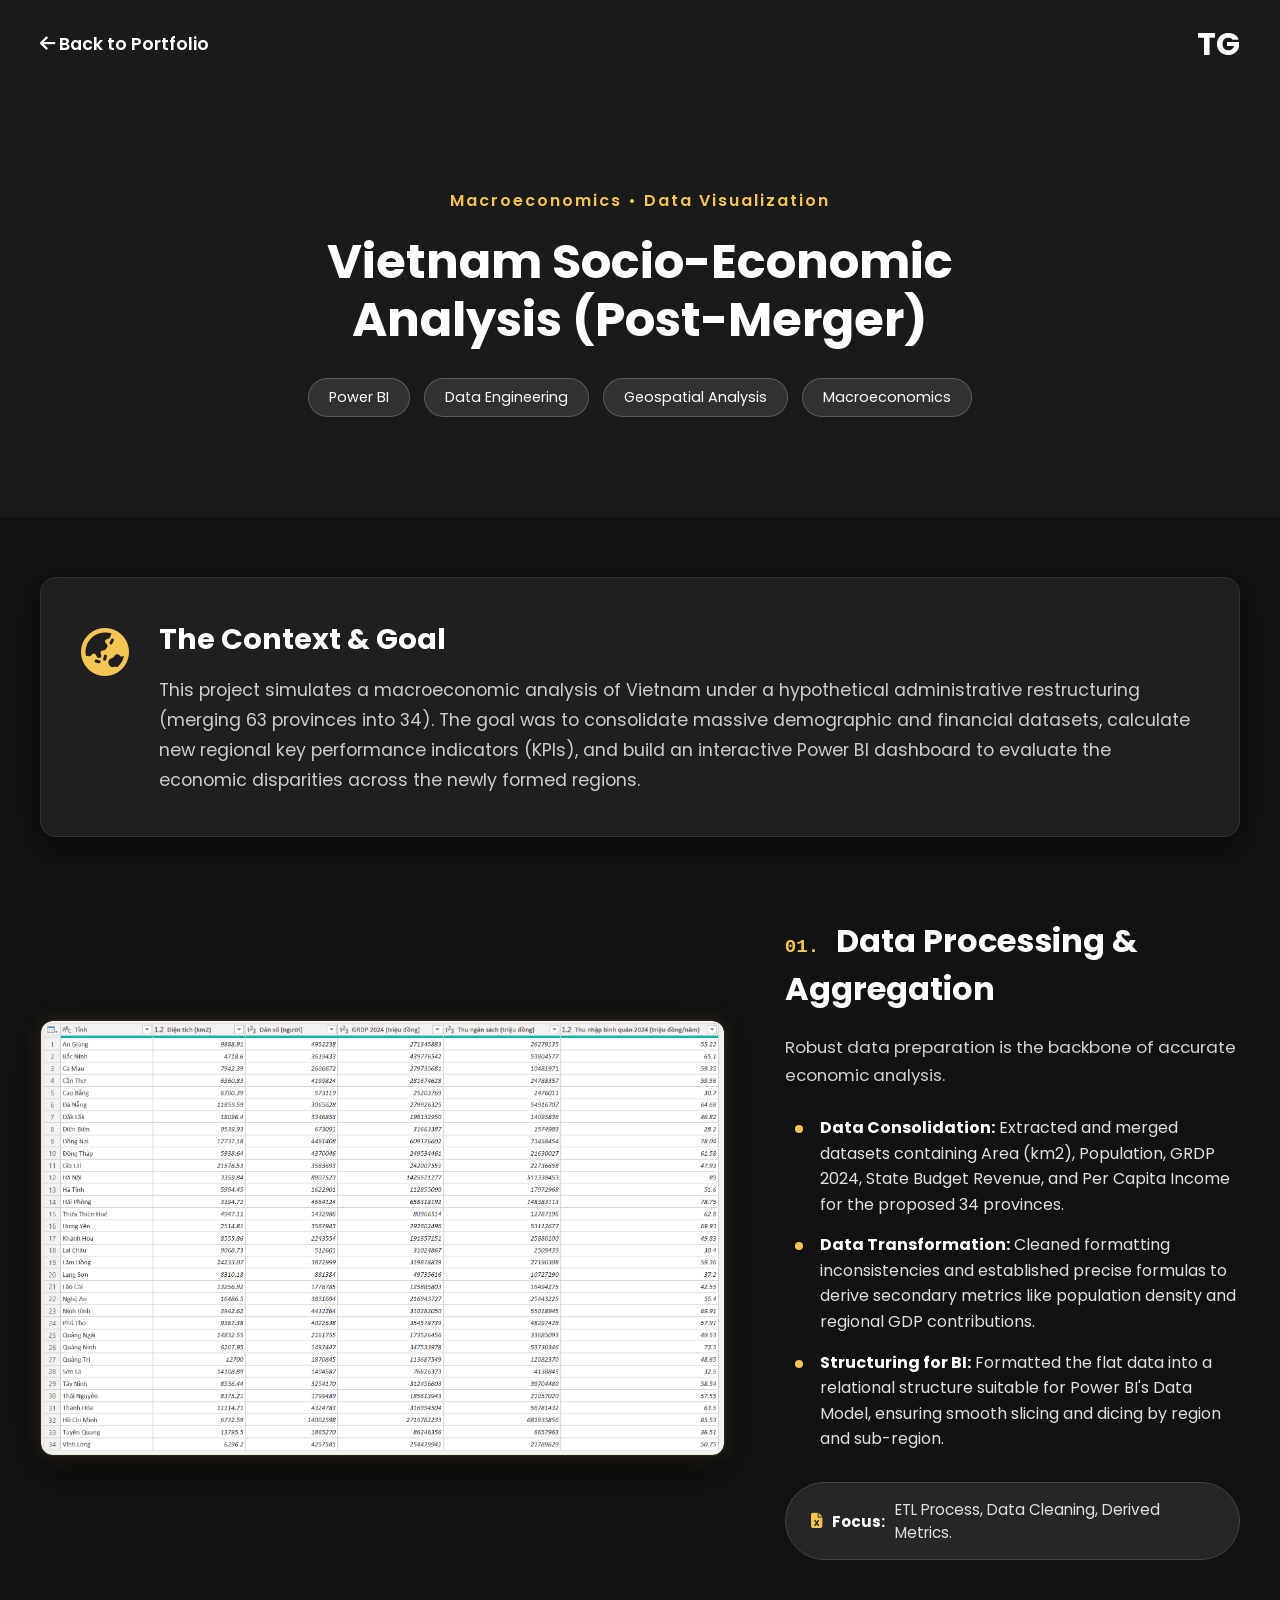
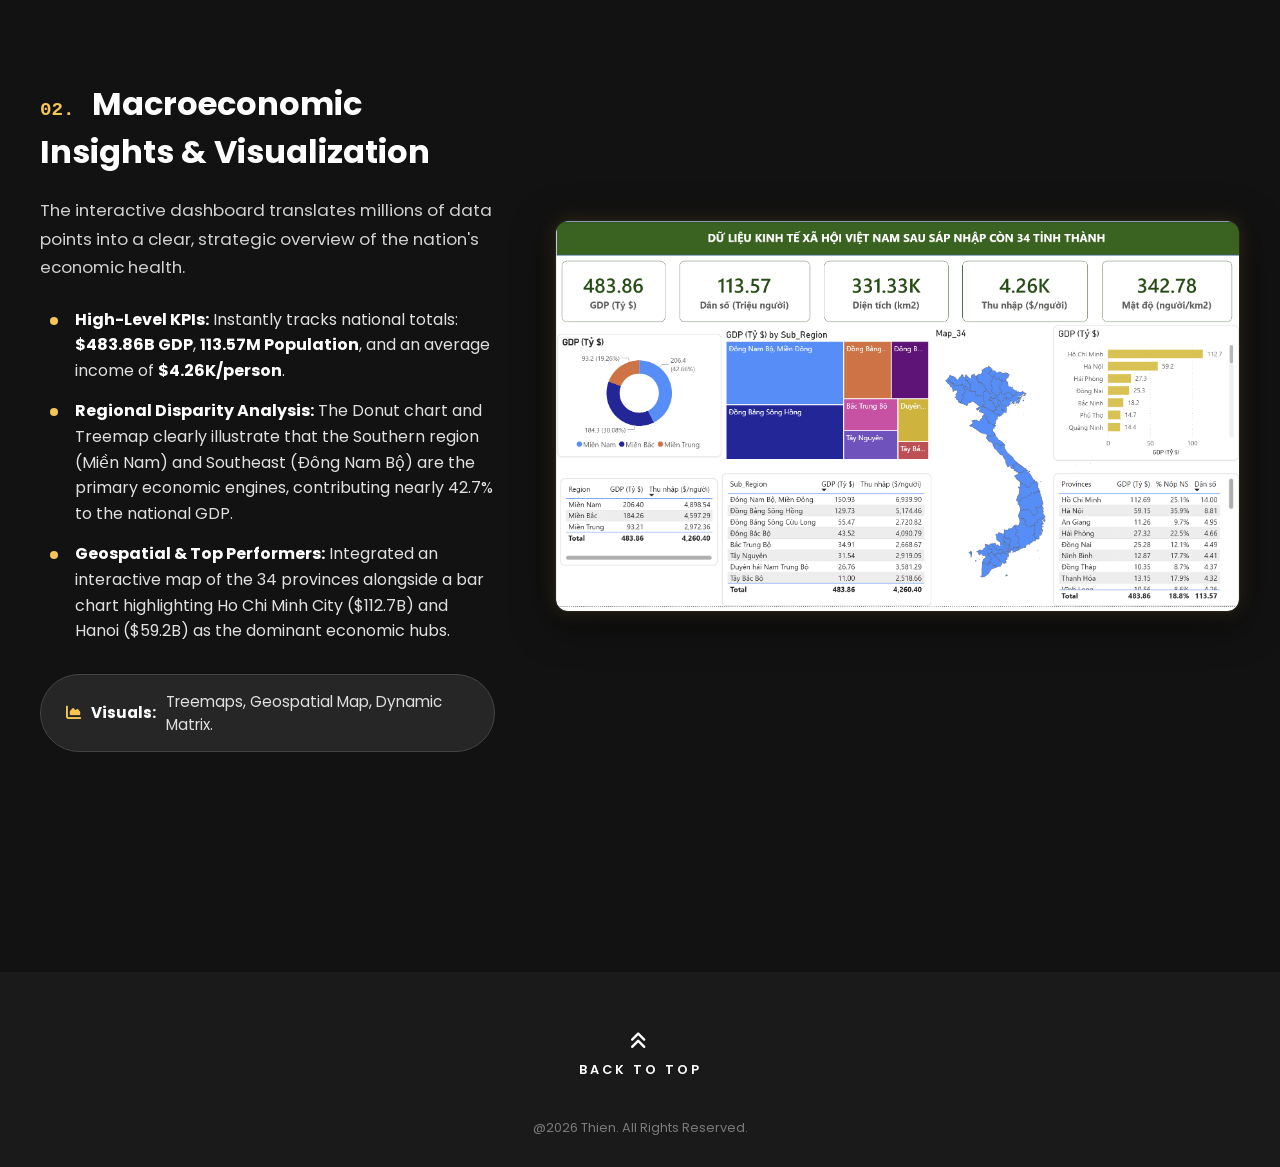
<file: project-4.html>
<!DOCTYPE html>
<html lang="en">
<head>
    <meta charset="UTF-8">
    <meta name="viewport" content="width=device-width, initial-scale=1.0">
    <title>Vietnam Socio-Economic Dashboard - Thien's Portfolio</title>
    <link rel="stylesheet" href="https://cdnjs.cloudflare.com/ajax/libs/font-awesome/6.4.0/css/all.min.css">
    
    <link rel="stylesheet" href="css/style.css">
    <link rel="stylesheet" href="css/project-4.css"> 
</head>
<body id="top" class="project-page dark-theme-project">

    <header class="project-header">
        <a href="index.html#portfolio" class="back-link">
            <i class="fas fa-arrow-left"></i> Back to Portfolio
        </a>
        <div class="logo" style="position: static; color: var(--text-white);">TG</div>
    </header>

    <section class="project-hero">
        <div class="project-hero-content">
            <p class="project-category" style="color: #f4c553;">Macroeconomics &bull; Data Visualization</p>
            <h1 class="project-title">Vietnam Socio-Economic Analysis (Post-Merger)</h1>
            <div class="project-tags">
                <span>Power BI</span>
                <span>Data Engineering</span>
                <span>Geospatial Analysis</span>
                <span>Macroeconomics</span>
            </div>
        </div>
    </section>

    <section class="project-details-dark">
        <div class="content-container-wide">
            
            <div class="dark-info-card overview-card">
                <div class="card-icon"><i class="fas fa-globe-asia"></i></div>
                <div class="card-text">
                    <h3>The Context & Goal</h3>
                    <p>This project simulates a macroeconomic analysis of Vietnam under a hypothetical administrative restructuring (merging 63 provinces into 34). The goal was to consolidate massive demographic and financial datasets, calculate new regional key performance indicators (KPIs), and build an interactive Power BI dashboard to evaluate the economic disparities across the newly formed regions.</p>
                </div>
            </div>

            <div class="dashboard-showcase layout-left">
                <div class="showcase-image glow-effect">
                    <img src="images/pj4/Provinces of VN.png" alt="Raw Data Processing in Excel">
                </div>
                <div class="showcase-insights">
                    <h3><span class="highlight-text">01.</span> Data Processing & Aggregation</h3>
                    <p>Robust data preparation is the backbone of accurate economic analysis.</p>
                    <ul>
                        <li><strong>Data Consolidation:</strong> Extracted and merged datasets containing Area (km2), Population, GRDP 2024, State Budget Revenue, and Per Capita Income for the proposed 34 provinces.</li>
                        <li><strong>Data Transformation:</strong> Cleaned formatting inconsistencies and established precise formulas to derive secondary metrics like population density and regional GDP contributions.</li>
                        <li><strong>Structuring for BI:</strong> Formatted the flat data into a relational structure suitable for Power BI's Data Model, ensuring smooth slicing and dicing by region and sub-region.</li>
                    </ul>
                    <div class="tech-stack-mini">
                        <i class="fas fa-file-excel"></i> <strong>Focus:</strong> ETL Process, Data Cleaning, Derived Metrics.
                    </div>
                </div>
            </div>

            <div class="dashboard-showcase layout-right reverse">
                <div class="showcase-image glow-effect">
                     <img src="images/pj4/Dashboard.png" alt="Vietnam Macroeconomic Power BI Dashboard">
                </div>
                <div class="showcase-insights order-text">
                    <h3><span class="highlight-text">02.</span> Macroeconomic Insights & Visualization</h3>
                    <p>The interactive dashboard translates millions of data points into a clear, strategic overview of the nation's economic health.</p>
                    <ul>
                        <li><strong>High-Level KPIs:</strong> Instantly tracks national totals: <strong>$483.86B GDP</strong>, <strong>113.57M Population</strong>, and an average income of <strong>$4.26K/person</strong>.</li>
                        <li><strong>Regional Disparity Analysis:</strong> The Donut chart and Treemap clearly illustrate that the Southern region (Miền Nam) and Southeast (Đông Nam Bộ) are the primary economic engines, contributing nearly 42.7% to the national GDP.</li>
                        <li><strong>Geospatial & Top Performers:</strong> Integrated an interactive map of the 34 provinces alongside a bar chart highlighting Ho Chi Minh City ($112.7B) and Hanoi ($59.2B) as the dominant economic hubs.</li>
                    </ul>
                    <div class="tech-stack-mini">
                        <i class="fas fa-chart-area"></i> <strong>Visuals:</strong> Treemaps, Geospatial Map, Dynamic Matrix.
                    </div>
                </div>
            </div>

        </div>
    </section>

    <footer class="site-footer">
        <a href="#top" class="back-to-top">
            <i class="fas fa-angle-double-up"></i><br>BACK TO TOP
        </a>
        <p class="copyright">@2026 Thien. All Rights Reserved.</p>
    </footer>

</body>
</html>
</file>
<file: css/style.css>
@import url('https://fonts.googleapis.com/css2?family=Poppins:wght@300;400;600;700&display=swap');

html {
    scroll-behavior: smooth;
}

:root {
    --primary-dark: #1a1a1a;
    --secondary-dark: #2a2a2a;
    --primary-light: #d9d9d9;
    --text-white: #ffffff;
    --text-grey: #7a7a7a;
}

* {
    margin: 0;
    padding: 0;
    box-sizing: border-box;
    font-family: 'Poppins', sans-serif;
}

html, body {
    overflow-x: hidden;
}

/* ========================================= */
/* CLEAN HERO SECTION (NỀN CHÉO & CHỮ NỔI BẬT) */
/* ========================================= */

.elegant-hero {
    position: relative;
    min-height: 100vh;
    width: 100%;
    /* Dịch vạch cắt chéo sang phải (58%) để phần chữ bên trái rộng rãi hơn */
    background: linear-gradient(105deg, var(--primary-light) 0%, var(--primary-light) 58%, var(--primary-dark) 58%, var(--primary-dark) 100%);
    overflow: hidden;
    font-family: 'Poppins', sans-serif;
}

/* --- Menu Điều Hướng --- */
.navbar-elegant {
    display: flex;
    justify-content: space-between;
    align-items: center;
    padding: 30px 5%;
    position: absolute;
    top: 0;
    width: 100%;
    z-index: 10;
}

.logo-elegant {
    font-size: 2.2rem;
    font-weight: 800;
    color: var(--primary-dark); /* Chữ đen nổi trên nền sáng */
    letter-spacing: 1px;
}

.logo-elegant .dot {
    color: #b8860b; /* Vàng đồng đậm */
}

.nav-links-elegant {
    display: flex;
    align-items: center;
    gap: 35px;
}
.nav-links-elegant a {
    color: var(--text-white); /* Đổi từ chữ đen thành chữ trắng */
    text-decoration: none;
    font-weight: 600;
    font-size: 1.05rem;
    transition: color 0.3s ease;
}

.nav-links-elegant a:hover {
    color: #b8860b; /* Vẫn giữ hiệu ứng vàng đồng khi rê chuột */
}

.btn-contact-outline {
    border: 2px solid var(--text-white); /* Viền màu trắng */
    color: var(--text-white) !important; /* Chữ màu trắng */
    padding: 8px 25px;
    border-radius: 30px;
    font-weight: 700 !important;
    transition: all 0.3s ease;
}

.btn-contact-outline:hover {
    background-color: #b8860b;
    border-color: #b8860b;
    color: var(--primary-dark) !important; /* Khi hover vào nút sẽ thành nền vàng chữ đen */
}
/* --- Bố cục nội dung chính --- */
.hero-container-elegant {
    display: flex;
    align-items: center;
    justify-content: space-between;
    max-width: 1250px;
    margin: 0 auto;
    min-height: 100vh;
    padding: 80px 5% 0;
    position: relative;
    z-index: 5;
}

/* --- Phần Chữ (Đã dịch trái & Đổi màu) --- */
.hero-text-elegant {
    flex: 1;
    max-width: 48%; /* Khóa chặt chiều rộng, tuyệt đối không cho lấn sang đen */
    padding-right: 40px; 
    padding-bottom: 50px;
}

.greeting-text {
    color: #b8860b; /* Vàng đồng đậm */
    font-size: 1.1rem;
    letter-spacing: 3px;
    margin-bottom: 15px;
    font-weight: 700;
}

.name-text {
    font-size: 4.5rem;
    font-weight: 800;
    line-height: 1.1;
    margin-bottom: 10px;
    color: var(--primary-dark); /* Tên màu đen cực nét */
}

.role-text {
    font-size: 2.2rem;
    font-weight: 600;
    color: #444444; /* Xám đậm */
    margin-bottom: 30px;
}

.desc-text {
    font-size: 1.1rem;
    line-height: 1.8;
    color: #555555;
    margin-bottom: 45px;
}

/* --- Nút bấm và Mạng xã hội --- */
.hero-actions-elegant {
    display: flex;
    align-items: center;
    gap: 30px;
}

.btn-explore {
    background-color: var(--primary-dark); /* Nút đen chữ trắng */
    color: var(--text-white);
    padding: 15px 35px;
    text-decoration: none;
    font-weight: 600;
    font-size: 1.05rem;
    border-radius: 4px;
    transition: all 0.3s ease;
}

.btn-explore:hover {
    background-color: #b8860b;
    transform: translateY(-3px);
    box-shadow: 0 10px 20px rgba(0,0,0,0.1);
}

.socials-elegant {
    display: flex;
    gap: 20px;
}

.socials-elegant a {
    color: var(--primary-dark);
    font-size: 1.4rem;
    transition: all 0.3s ease;
}

.socials-elegant a:hover {
    color: #b8860b;
    transform: translateY(-3px);
}

/* --- Khung Hình Ảnh Căn Đáy (Nằm gọn bên đen) --- */
.hero-image-elegant {
    flex: 1;
    display: flex;
    justify-content: flex-end;
    align-items: flex-end; 
    height: 85vh;
    position: absolute;
    right: 0;
    bottom: 0;
    width: 50%; /* Khóa chặt hình ảnh bên nửa đen */
    z-index: 1;
}

.img-profile-elegant {
    height: 100%;
    width: auto;
    object-fit: contain;
    object-position: bottom right;
    filter: drop-shadow(-10px 10px 25px rgba(0,0,0,0.5));
}

/* --- Responsive Điện Thoại --- */
@media (max-width: 992px) {
    .elegant-hero {
        background: var(--primary-light); /* Bỏ đường chéo trên đt, dùng nền sáng toàn bộ */
    }
    .hero-container-elegant {
        flex-direction: column;
        padding-top: 150px;
        text-align: center;
    }
    .hero-text-elegant {
        max-width: 100%;
        padding-right: 0;
        margin-bottom: 30px;
        padding-bottom: 0;
    }
    .hero-actions-elegant {
        justify-content: center;
    }
    .nav-links-elegant {
        display: none;
    }
    .name-text {
        font-size: 3.5rem;
    }
    .hero-image-elegant {
        position: relative;
        width: 100%;
        height: 50vh;
        justify-content: center;
    }
}

/* Hero Right */
.hero-right {
    flex: 1;
    background-color: var(--primary-dark);
    display: flex;
    flex-direction: column;
    align-items: flex-end;
    position: relative;
}

/* Khung của thanh menu */
.navbar {
   display: flex;
    align-items: center;
    gap: 40px;
    padding: 30px 40px; /* Tăng padding một chút */
}

.navbar a {
color: var(--text-white); /* Luôn là màu trắng */
    text-decoration: none;
    font-weight: 500;
    font-size: 1.1rem;
    transition: color 0.3s;
}

.navbar a:hover {
    color: #f4c553; 
}

/* Riêng nút CONTACT ME */
.navbar a.contact-btn {
    margin-right: 0; 
    background-color: var(--text-white);
    color: var(--primary-dark) !important;
    padding: 10px 30px;
    border-radius: 30px;
    font-weight: 700;
    transition: background-color 0.3s, color 0.3s;
}

.navbar a.contact-btn:hover {
background-color: #f4c553;
    color: var(--text-white) !important;
}
.navbar.scrolled {
    width: 100%; /* Trải dài toàn màn hình */
    background-color: rgba(26, 26, 26, 0.95); /* Đổi sang nền đen mờ */
    box-shadow: 0 4px 15px rgba(0, 0, 0, 0.3); /* Thêm bóng đổ cho ngầu */
}

.contact-btn {
   background-color: var(--text-white);
    color: var(--primary-dark) !important;
    padding: 10px 30px;
    border-radius: 30px;
    font-weight: 700;
    transition: all 0.3s ease;
}

.hero-image-container {
    position: absolute;
    bottom: 0;
    right: 0;
    width: 65%;
    margin-top: 80px; /* Thêm dòng này */
}

.hero-image {
    width: 100%;
    display: block;
    mask-image: linear-gradient(to bottom, rgba(0,0,0,1) 80%, rgba(0,0,0,0));
}

.image-caption {
    position: absolute;
    bottom: 20px;
    right: 20px;
    color: var(--text-grey);
    font-size: 0.8rem;
    text-align: right;
}

/* ========================================= */
/* DATA PHILOSOPHY SECTION CSS               */
/* ========================================= */

.data-philosophy-section {
    background-color: #111111; /* Nền đen sâu tạo độ tương phản */
    padding: 100px 20px;
    color: #ffffff;
    text-align: center;
    border-top: 1px solid rgba(255, 255, 255, 0.05); /* Viền mờ tinh tế */
    border-bottom: 1px solid rgba(255, 255, 255, 0.05);
}

.philosophy-content {
    max-width: 1100px;
    margin: 0 auto;
}

.philosophy-subtitle {
    color: #b8860b; /* Vàng đồng */
    font-size: 1rem;
    letter-spacing: 4px;
    margin-bottom: 20px;
    font-weight: 600;
    text-transform: uppercase;
}

.philosophy-title {
    font-size: 3.2rem;
    font-weight: 800;
    line-height: 1.3;
    margin-bottom: 25px;
    color: #fffffe;
}

.philosophy-title .highlight-gold {
    color: #b8860b;
    font-style: italic; /* In nghiêng tạo điểm nhấn nghệ thuật */
}

.philosophy-text {
    color: #a3a3a3;
    font-size: 1.15rem;
    line-height: 1.8;
    max-width: 800px;
    margin: 0 auto 60px;
}

/* --- 3 Cột Giá Trị --- */
.core-pillars {
    display: flex;
    justify-content: center;
    gap: 30px;
    flex-wrap: wrap;
}

.pillar {
    flex: 1;
    min-width: 280px;
    background: rgba(255, 255, 255, 0.02); /* Khung nền mờ */
    padding: 40px 30px;
    border-radius: 16px;
    border: 1px solid rgba(255, 255, 255, 0.05);
    transition: all 0.4s ease;
}

.pillar:hover {
    transform: translateY(-10px); /* Hiệu ứng bay lên */
    background: rgba(255, 255, 255, 0.05);
    border-color: #b8860b; /* Viền sáng lên màu vàng khi hover */
    box-shadow: 0 15px 30px rgba(0, 0, 0, 0.5);
}

.pillar i {
    font-size: 3rem;
    color: #b8860b;
    margin-bottom: 25px;
    transition: transform 0.3s ease;
}

.pillar:hover i {
    transform: scale(1.1); /* Icon to ra một chút khi hover */
}

.pillar h3 {
    font-size: 1.4rem;
    margin-bottom: 15px;
    font-weight: 600;
    letter-spacing: 1px;
    color: #ffffff;
}

.pillar p {
    color: #888888;
    font-size: 0.95rem;
    line-height: 1.7;
}

/* --- Responsive Điện Thoại --- */
@media (max-width: 768px) {
    .philosophy-title {
        font-size: 2.2rem;
    }
    .core-pillars {
        flex-direction: column;
    }
}
/* ========================================= */
/* ELEGANT ABOUT ME SECTION CSS              */
/* ========================================= */

.about-me-elegant {
    background-color: #16161a; /* Màu nền tối tệp với Hero Section */
    padding: 100px 5%;
    color: #e0e0e0;
    font-family: 'Poppins', sans-serif;
    border-bottom: 1px solid rgba(255, 255, 255, 0.05);
}

.about-container {
    max-width: 1200px;
    margin: 0 auto;
}

.section-title-elegant {
    margin-bottom: 60px;
}

.section-title-elegant h2 {
    font-size: 2.5rem;
    font-weight: 800;
    color: #ffffff;
    letter-spacing: 2px;
    margin-bottom: 15px;
}

.gold-line {
    width: 60px;
    height: 4px;
    background-color: #b8860b; /* Vàng đồng */
    border-radius: 2px;
}

/* --- Bố cục chia 2 cột --- */
.about-content-wrapper {
    display: flex;
    gap: 60px;
    align-items: center;
}

/* --- Cột Trái: Text --- */
.about-text-area {
    flex: 1;
}

.about-text-area .intro-p {
    font-size: 1.3rem;
    font-weight: 600;
    color: #b8860b;
    margin-bottom: 20px;
    line-height: 1.6;
}

.about-text-area p {
    font-size: 1.05rem;
    color: #94a1b2;
    line-height: 1.8;
    margin-bottom: 30px;
}

/* Nút Tải CV */
.btn-download-cv {
    display: inline-flex;
    align-items: center;
    gap: 10px;
    border: 2px solid #b8860b;
    color: #b8860b;
    padding: 12px 30px;
    border-radius: 30px;
    text-decoration: none;
    font-weight: 600;
    transition: all 0.3s ease;
}

.btn-download-cv:hover {
    background-color: #b8860b;
    color: #16161a;
    box-shadow: 0 5px 15px rgba(184, 134, 11, 0.3);
    transform: translateY(-3px);
}

/* --- Cột Phải: Các khối hộp Dịch vụ --- */
.about-services-area {
    flex: 1;
    display: flex;
    flex-direction: column;
    gap: 25px;
}

.da-service-box {
    background: rgba(255, 255, 255, 0.02);
    border: 1px solid rgba(255, 255, 255, 0.05);
    padding: 25px 30px;
    border-radius: 12px;
    display: flex;
    align-items: flex-start;
    gap: 20px;
    transition: transform 0.3s ease, border-color 0.3s ease, background 0.3s ease;
}

/* Hiệu ứng trượt sang trái khi hover */
.da-service-box:hover {
    transform: translateX(-10px);
    border-color: #b8860b;
    background: rgba(255, 255, 255, 0.05);
}

.da-service-box i {
    font-size: 2.2rem;
    color: #b8860b;
    margin-top: 5px;
}

.da-service-text h3 {
    font-size: 1.25rem;
    color: #ffffff;
    margin-bottom: 8px;
    letter-spacing: 1px;
}

.da-service-text p {
    font-size: 0.95rem;
    color: #888888;
    line-height: 1.6;
    margin: 0;
}

/* --- Responsive Điện thoại --- */
@media (max-width: 992px) {
    .about-content-wrapper {
        flex-direction: column;
    }
    .da-service-box:hover {
        transform: translateY(-5px); /* Đổi hướng hover trên mobile */
    }
}

/* Ornaments / Separators */
.ornament {
    display: flex;
    align-items: center;
    gap: 15px;
    margin-bottom: 60px;
    color: var(--primary-dark);
}

.ornament .line {
    display: block;
    width: 60px;
    height: 1px;
    background-color: var(--primary-dark);
}

.ornament .zigzag {
    letter-spacing: 2px;
    font-weight: 700;
}

/* Services Layout */
.services-wrapper {
    display: flex;
    justify-content: center;
    gap: 60px;
    max-width: 900px;
    flex-wrap: wrap;
    margin-bottom: 20px;
}

.single-service {
    margin-bottom: 60px;
}

.service-box {
    flex: 1;
    min-width: 250px;
    max-width: 320px;
    position: relative;
    text-align: center;
    padding: 20px;
}

.service-icon-bg {
    position: absolute;
    top: 10px;
    left: 50%;
    transform: translateX(-50%);
    font-size: 5rem;
    color: rgba(0, 0, 0, 0.04); /* Làm mờ icon ở background */
    z-index: 0;
}

.service-box h3 {
    position: relative;
    z-index: 1;
    font-size: 1.1rem;
    letter-spacing: 3px;
    margin-bottom: 15px;
}

.service-box p {
    position: relative;
    z-index: 1;
    color: var(--text-grey);
    font-size: 0.85rem;
    line-height: 1.6;
}

/* ========================================= */
/* ELEGANT SKILLS SECTION CSS                */
/* ========================================= */

.skills-elegant {
    background-color: #111111; /* Đen sâu hơn một chút để phân biệt với About Me */
    padding: 100px 5%;
    color: #e0e0e0;
    font-family: 'Poppins', sans-serif;
    display: flex;
    flex-direction: column;
    align-items: center;
}

.skills-content {
    max-width: 900px;
    width: 100%;
    margin-top: 30px;
}

.skills-grid {
    display: grid;
    grid-template-columns: repeat(4, 1fr);
    gap: 40px;
    text-align: center;
    margin-bottom: 50px;
}

.skill-item {
    background: rgba(255, 255, 255, 0.02);
    border: 1px solid rgba(255, 255, 255, 0.05);
    padding: 30px 10px;
    border-radius: 12px;
    cursor: pointer;
    transition: all 0.3s ease;
}

.skill-item i {
    font-size: 3.5rem;
    margin-bottom: 15px;
    transition: transform 0.3s ease;
}

.skill-item p {
    font-size: 0.95rem;
    letter-spacing: 2px;
    font-weight: 600;
    color: #ffffff;
    margin: 0;
}

.skill-item:hover {
    transform: translateY(-10px);
    background: rgba(255, 255, 255, 0.05);
    border-color: #b8860b;
    box-shadow: 0 10px 25px rgba(0, 0, 0, 0.4);
}

.skill-item:hover i {
    transform: scale(1.1);
}

/* Khung hiển thị chi tiết Kỹ năng */
.skill-detail-box {
    margin: 0 auto;
    padding: 30px;
    max-width: 700px;
    width: 100%;
    background-color: #16161a;
    border: 1px solid rgba(184, 134, 11, 0.3);
    text-align: center;
    border-radius: 12px;
    
    /* Mặc định ẩn đi */
    opacity: 0;
    transform: translateY(20px);
    transition: all 0.5s ease;
    visibility: hidden;
}

.skill-detail-box.active {
    opacity: 1;
    transform: translateY(0);
    visibility: visible;
}

.skill-detail-box h3 {
    font-size: 1.5rem;
    letter-spacing: 2px;
    color: #b8860b;
    margin-bottom: 5px;
}

.skill-detail-box p {
    color: #a3a3a3;
    font-size: 1.05rem;
    line-height: 1.8;
    margin-top: 15px;
}
.using-now-title {
    color: #b8860b;           /* Giữ màu vàng đồng */
    font-size: 1.1rem;
    letter-spacing: 4px;
    text-align: center;
    font-weight: 600;
    
    /* ĐÂY LÀ PHẦN KÉO CHỮ LÊN */
    margin-top: -15px;        /* Số âm giúp kéo chữ nhích lên trên */
    margin-bottom: 45px;      /* Tăng khoảng cách với hàng icon ở dưới cho thoáng */
}
/* Responsive Tablet & Mobile */
@media (max-width: 768px) {
    .skills-grid {
        grid-template-columns: repeat(2, 1fr);
        gap: 20px;
    }
}

/* Floating Audio Player */
.floating-audio {
    position: fixed;
    bottom: 20px;
    right: 20px;
    z-index: 999;
    opacity: 0.3;
    transition: opacity 0.3s ease;
}

.floating-audio:hover {
    opacity: 1;
}

/* Responsive Tablet & Mobile */
@media (max-width: 768px) {
    .skills-grid {
        grid-template-columns: repeat(2, 1fr); /* 2 cột trên di động */
    }
    
    .services-wrapper {
        gap: 30px;
    }
}

/* --- Portfolio Grid Section --- */
.portfolio-grid-section {
    background-color: #1a1a1a; /* Nền tối giống thiết kế */
    padding: 80px 20px;
    font-family: 'Poppins', sans-serif;
}

.portfolio-container {
    max-width: 1100px;
    margin: 0 auto;
}

/* --- CẤU TRÚC HERO SECTION MỚI --- */

/* 1. Tạo nền chéo cho toàn bộ section */
.hero-section {
    position: relative;
    min-height: 100vh;
    width: 100%;
    /* Tạo dải màu chuyển tiếp góc 105 độ, điểm cắt ở 50% */
    background: linear-gradient(105deg, var(--primary-light) 0%, var(--primary-light) 50%, var(--primary-dark) 50%, var(--primary-dark) 100%);
    overflow: hidden; /* Ẩn phần ảnh thừa ra ngoài */
}

/* 2. Lớp chứa nội dung (Chữ + Menu) để đặt lên trên ảnh */
.hero-content-wrapper {
    position: relative;
    z-index: 10; /* Đảm bảo nội dung luôn nằm trên ảnh nền */
    display: flex;
    height: 100vh;
    width: 100%;
    pointer-events: none; /* Cho phép click xuyên qua vùng trống để trúng ảnh (nếu cần) */
}

.hero-left-content, .hero-right-content {
    flex: 1;
    padding: 40px;
    display: flex;
    flex-direction: column;
    justify-content: center;
    pointer-events: auto; /* Bật lại khả năng click cho nội dung */
}

.hero-right-content {
    justify-content: flex-start; /* Đưa menu lên trên cùng */
    align-items: flex-end;
    padding-top: 0;
}

/* Logo và Intro Content (Điều chỉnh nhẹ lại vị trí) */
.logo {
    position: absolute;
    top: 40px;
    left: 40px;
    font-size: 2rem;
    font-weight: 700;
    color: var(--primary-dark);
}

.intro-content {
    max-width: 500px;
    margin-top: 100px; /* Đẩy xuống một chút để tránh logo */
}
/* (Các phần h1, h2, p, social-links giữ nguyên như cũ) */


/* Khung chứa ảnh: Chiếm toàn bộ nửa phải màn hình */
.hero-big-image-container {
    position: absolute;
    bottom: 0;
    right: 0;
    width: 50%; /* Chiều rộng đúng bằng một nửa màn hình */
    height: 90vh; /* Chiều cao lớn để chứa ảnh to */
    z-index: 1;
    
    /* Dùng Flexbox để căn giữa và dính đáy */
    display: flex;
    justify-content: center; /* Căn giữa theo chiều ngang */
    align-items: flex-end; /* Dính chặt xuống đáy */
    
    /* Đảm bảo không bị các thuộc tính khác làm ảnh hưởng */
    margin: 0;
    padding: 0;
    top: auto;
    left: auto;
    transform: none;
}

/* Bản thân bức ảnh */
.hero-big-image {
    height: 100%; /* Cao bằng khung chứa */
    width: auto;  /* Chiều rộng tự động theo tỷ lệ */
    max-width: 100%; /* Không bao giờ tràn ra ngoài khung */
    object-fit: contain; /* Hiển thị đầy đủ ảnh, không bị cắt */
    object-position: bottom center; /* Neo ảnh ở vị trí dưới cùng chính giữa */
    
    /* Loại bỏ các margin/padding lạ nếu có */
    margin: 0;
    display: block;
}

/* Caption cho ảnh */
.image-caption {
    position: absolute;
    bottom: 20px;
    right: 20px;
    color: rgba(255, 255, 255, 0.5); /* Màu chữ mờ hơn trên nền đen */
    font-size: 0.8rem;
    text-align: right;
    z-index: 2;
}
.section-header {
    margin-bottom: 40px;
}

.section-header h2 {
    color: #ffffff !important; /* Thêm !important để bắt buộc hiển thị màu trắng */
    font-size: 2.5rem;
    font-weight: 700;
    margin-bottom: 10px;
    letter-spacing: 2px; /* Thêm khoảng cách giữa các chữ cho sang trọng hơn */
    text-transform: uppercase; /* In hoa toàn bộ chữ giống thiết kế gốc */
}
.yellow-line {
    width: 60px;
    height: 4px;
    background-color: #f4c553; /* Đường gạch chân màu vàng */
    border-radius: 2px;
}

/* Grid Layout */
.projects-grid {
    display: grid;
    grid-template-columns: repeat(2, 1fr); /* 2 cột trên màn hình lớn */
    gap: 30px;
}

/* Project Card Styling */
.project-card {
    background-color: #262626; /* Màu xám tối cho nền thẻ */
    border-radius: 16px;
    overflow: hidden;
    display: flex;
    flex-direction: column;
    text-decoration: none; /* Bỏ gạch chân của thẻ a */
    transition: transform 0.3s ease, box-shadow 0.3s ease;
}

.project-card:hover {
    transform: translateY(-8px); /* Hiệu ứng nảy lên khi hover */
    box-shadow: 0 10px 20px rgba(0, 0, 0, 0.4);
}

.card-image {
    width: 100%;
    height: 250px;
    overflow: hidden;
}

.card-image img {
    width: 100%;
    height: 100%;
    object-fit: cover; /* Đảm bảo ảnh không bị méo */
    transition: transform 0.5s ease;
}

.project-card:hover .card-image img {
    transform: scale(1.05); /* Zoom nhẹ ảnh khi hover */
}

/* Nội dung bên trong thẻ */
.card-content {
    padding: 25px;
    display: flex;
    flex-direction: column;
}

.card-meta {
    color: #a3a3a3;
    font-size: 0.9rem;
    margin-bottom: 12px;
}

.card-title {
    color: #ffffff;
    font-size: 1.4rem;
    font-weight: 600;
    margin-bottom: 15px;
    line-height: 1.3;
}

.card-excerpt {
    color: #cccccc;
    font-size: 0.95rem;
    line-height: 1.6;
    margin: 0;
}

/* Responsive: Chuyển về 1 cột trên điện thoại */
@media (max-width: 768px) {
    .projects-grid {
        grid-template-columns: 1fr;
    }
    
    .card-image {
        height: 200px;
    }
}

/* ========================================= */
/* ELEGANT CONTACT SECTION CSS               */
/* ========================================= */

.contact-elegant {
    background-color: #16161a; /* Nền đen than giống About Me */
    padding: 100px 5%;
    color: #e0e0e0;
    font-family: 'Poppins', sans-serif;
}

.contact-container {
    max-width: 1100px;
    margin: 0 auto;
}

.contact-content-wrapper {
    display: flex;
    gap: 80px;
    margin-top: 50px;
}

/* --- Cột Trái: Lời mời & Thông tin --- */
.contact-info {
    flex: 1;
}

.contact-info h3 {
    font-size: 2rem;
    color: #ffffff;
    margin-bottom: 20px;
    font-weight: 700;
}

.contact-info p {
    color: #94a1b2;
    font-size: 1.05rem;
    line-height: 1.8;
    margin-bottom: 40px;
}

.info-items {
    display: flex;
    flex-direction: column;
    gap: 25px;
}

.info-item {
    display: flex;
    align-items: center;
    gap: 20px;
}

.info-item i {
    font-size: 1.5rem;
    color: #b8860b; /* Điểm nhấn vàng đồng */
    width: 30px;
    text-align: center;
}

.info-item span {
    font-size: 1.05rem;
    color: #e0e0e0;
    font-weight: 500;
}

/* --- Cột Phải: Khung Form liên hệ --- */
.contact-form-area {
    flex: 1.2; /* Cho form nhỉnh hơn cột trái một chút */
    background: rgba(255, 255, 255, 0.02); /* Khung mờ sang trọng */
    padding: 40px;
    border-radius: 16px;
    border: 1px solid rgba(255, 255, 255, 0.05);
}

.elegant-form {
    display: flex;
    flex-direction: column;
    gap: 30px;
}

.input-group input,
.input-group textarea {
    width: 100%;
    background: transparent;
    border: none;
    border-bottom: 2px solid #333333; /* Chỉ giữ lại vạch kẻ dưới */
    padding: 15px 0;
    color: #ffffff;
    font-family: 'Poppins', sans-serif;
    font-size: 1rem;
    outline: none;
    transition: border-color 0.3s ease;
}

.input-group input::placeholder,
.input-group textarea::placeholder {
    color: #666666;
    font-weight: 300;
}

/* Đổi màu vạch kẻ khi người dùng click vào gõ chữ */
.input-group input:focus,
.input-group textarea:focus {
    border-bottom-color: #b8860b;
}

.input-group textarea {
    resize: none; /* Khóa kéo giãn để giữ form luôn đẹp */
}

/* Nút Submit */
.btn-submit-elegant {
    background-color: #b8860b;
    color: #16161a;
    border: none;
    padding: 15px 30px;
    border-radius: 30px;
    font-size: 1.05rem;
    font-weight: 700;
    cursor: pointer;
    transition: all 0.3s ease;
    display: inline-flex;
    align-items: center;
    justify-content: center;
    gap: 12px;
    margin-top: 10px;
    align-self: flex-start; /* Nút canh trái */
}

.btn-submit-elegant:hover {
    background-color: #e5c158;
    transform: translateY(-3px);
    box-shadow: 0 10px 20px rgba(184, 134, 11, 0.2);
}

/* --- Responsive Điện Thoại --- */
@media (max-width: 768px) {
    .contact-content-wrapper {
        flex-direction: column;
        gap: 50px;
    }
    .contact-form-area {
        padding: 30px 20px;
    }
}

/* Định dạng các ô input hình chữ L (chỉ có viền trái và dưới) */
.input-wrapper input,
.input-wrapper textarea {
    width: 100%;
    background: transparent;
    border: none;
    border-left: 3px solid var(--primary-dark);
    border-bottom: 3px solid var(--primary-dark);
    padding: 10px 15px;
    font-family: 'Poppins', sans-serif;
    font-weight: 700;
    font-size: 0.75rem;
    color: var(--primary-dark);
    letter-spacing: 1px;
    outline: none;
    transition: border-color 0.3s;
}

.input-wrapper input::placeholder,
.input-wrapper textarea::placeholder {
    color: #999;
}

.input-wrapper input:focus,
.input-wrapper textarea:focus {
    border-color: #000; /* Đậm viền lên khi đang gõ */
}

/* Riêng phần tin nhắn cần chiều cao lớn hơn */
.input-wrapper textarea {
    height: 150px;
    resize: none;
}

/* Nút Submit */
.submit-btn {
    background: transparent;
    border: none;
    font-family: 'Poppins', sans-serif;
    font-weight: 700;
    font-size: 0.9rem;
    letter-spacing: 2px;
    color: var(--primary-dark);
    cursor: pointer;
    margin-top: 20px;
    display: inline-flex;
    align-items: center;
    justify-content: center;
    gap: 20px;
    align-self: center;
}

.submit-btn:hover {
    color: #555;
}

.submit-btn .pipe {
    font-weight: 300;
}

/* --- Footer Section --- */
.site-footer {
    background-color: var(--primary-dark);
    color: var(--text-white);
    padding: 60px 20px 30px;
    text-align: center;
    display: flex;
    flex-direction: column;
    align-items: center;
}

.back-to-top {
    color: var(--text-white);
    text-decoration: none;
    font-size: 0.8rem;
    font-weight: 600;
    letter-spacing: 3px;
    margin-bottom: 40px;
    transition: opacity 0.3s;
}

.back-to-top i {
    font-size: 1.2rem;
    margin-bottom: 10px;
}

.back-to-top:hover {
    opacity: 0.7;
}

.footer-socials {
    display: flex;
    gap: 25px;
    margin-bottom: 30px;
}

.footer-socials a {
    color: var(--text-white);
    font-size: 1.2rem;
    transition: opacity 0.3s;
}

.footer-socials a:hover {
    opacity: 0.6;
}

.copyright {
    color: var(--text-grey);
    font-size: 0.8rem;
    font-weight: 400;
}

/* --- Tương tác cho các Icon Skills --- */
.skill-item {
    cursor: pointer; /* Biến con trỏ thành hình bàn tay khi di chuột vào */
    transition: transform 0.3s ease, filter 0.3s ease;
}

.skill-item:hover {
    transform: translateY(-10px) scale(1.1); /* Nảy lên và to ra một chút */
    filter: drop-shadow(0 10px 10px rgba(0,0,0,0.1)); /* Thêm bóng mờ */
}

/* --- Khung hiển thị chi tiết Kỹ năng --- */
.skill-detail-box {
    margin-top: 50px;
    padding: 30px;
    max-width: 600px;
    width: 100%;
    background-color: var(--primary-dark);
    color: var(--text-white);
    text-align: center;
    border-radius: 15px;
    box-shadow: 0 10px 30px rgba(0,0,0,0.2);
    
    /* Mặc định ẩn đi, chỉ hiện khi được kích hoạt qua JS */
    opacity: 0;
    transform: translateY(20px);
    transition: all 0.5s ease;
    visibility: hidden;
}

/* Class được kích hoạt bằng JavaScript */
.skill-detail-box.active {
    opacity: 1;
    transform: translateY(0);
    visibility: visible;
}

.skill-detail-box h3 {
    font-size: 1.5rem;
    letter-spacing: 2px;
    color: #f4c553; /* Màu vàng đồng bộ với thiết kế */
}

.skill-detail-box p {
    color: var(--primary-light);
    font-size: 0.95rem;
    line-height: 1.8;
    margin-top: 15px;
}

/* ========================================= */
/* STYLE CHO TRANG CHI TIẾT DỰ ÁN      */
/* ========================================= */

.project-page {
    background-color: var(--primary-light); /* Nền sáng dễ đọc văn bản */
    color: var(--primary-dark);
}

.project-header {
    background-color: var(--primary-dark);
    padding: 20px 40px;
    display: flex;
    justify-content: space-between;
    align-items: center;
}

.back-link {
    color: var(--text-white);
    text-decoration: none;
    font-weight: 600;
    font-size: 1.1rem;
    transition: color 0.3s;
}

.back-link:hover {
    color: #f4c553;
}

.project-hero {
    background-color: var(--primary-dark);
    color: var(--text-white);
    padding: 100px 20px;
    text-align: center;
}

.project-hero-content {
    max-width: 800px;
    margin: 0 auto;
}

.project-category {
    color: #f4c553;
    font-weight: 600;
    letter-spacing: 2px;
    margin-bottom: 20px;
}

.project-title {
    font-size: 3rem;
    line-height: 1.2;
    margin-bottom: 30px;
}

.project-tags span {
    display: inline-block;
    background-color: rgba(255,255,255,0.1);
    padding: 8px 20px;
    border-radius: 20px;
    margin: 0 5px;
    font-size: 0.9rem;
    border: 1px solid rgba(255,255,255,0.2);
}

.project-details {
    padding: 80px 20px;
}

.content-container {
    max-width: 800px;
    margin: 0 auto;
    font-size: 1.1rem;
    line-height: 1.8;
}

.content-container h3 {
    font-size: 1.8rem;
    margin: 40px 0 20px;
    color: var(--primary-dark);
    border-bottom: 2px solid var(--primary-dark);
    display: inline-block;
    padding-bottom: 5px;
}

.content-container ul {
    margin-left: 20px;
    margin-bottom: 20px;
}

.content-container li {
    margin-bottom: 10px;
}

.project-image-full {
    margin: 40px 0;
    text-align: center;
}

.project-image-full img {
    width: 100%;
    border-radius: 12px;
    box-shadow: 0 10px 30px rgba(0,0,0,0.1);
}

.project-image-full .image-caption {
    color: var(--text-grey);
    font-size: 0.9rem;
    margin-top: 15px;
}
</file>
<file: css/project-1.css>
/* ========================================= */
/* CSS RIÊNG CHO PROJECT 2 (DARK MODE)       */
/* ========================================= */

body.dark-theme-project {
    background-color: #121212; 
    color: #e0e0e0;
}

.project-details-dark {
    padding: 60px 20px 100px;
}

.content-container-wide {
    max-width: 1200px; 
    margin: 0 auto;
}

/* --- Dark Info Card --- */
.dark-info-card {
    background-color: #1f1f1f; 
    border-radius: 16px;
    padding: 40px;
    margin-bottom: 80px;
    display: flex;
    gap: 30px;
    border: 1px solid #333;
    box-shadow: 0 10px 30px rgba(0,0,0,0.5);
}

.card-icon {
    font-size: 3rem;
    color: #f4c553; 
    flex-shrink: 0;
}

.dark-info-card h3 {
    color: #ffffff;
    font-size: 1.8rem;
    margin-bottom: 15px;
}

.dark-info-card p {
    font-size: 1.1rem;
    line-height: 1.7;
    color: #cccccc;
}

/* --- Dashboard Showcase (Zig-Zag) --- */
.dashboard-showcase {
    display: flex;
    align-items: center;
    gap: 60px;
    margin-bottom: 120px;
}

.dashboard-showcase.reverse {
    flex-direction: row-reverse;
}

.showcase-image {
    flex: 3; 
    border-radius: 12px;
    overflow: hidden;
}

.showcase-image img {
    width: 100%;
    display: block;
    border-radius: 12px;
}

.glow-effect {
    box-shadow: 0 0 20px rgba(244, 197, 83, 0.15), 
                0 10px 40px rgba(0,0,0,0.6);
    border: 1px solid rgba(244, 197, 83, 0.1);
}

.showcase-insights {
    flex: 2; 
}

.highlight-text {
    color: #f4c553;
    font-family: monospace;
    font-size: 1.2rem;
    margin-right: 10px;
}

.showcase-insights h3 {
    font-size: 2rem;
    color: #ffffff;
    margin-bottom: 20px;
}

.showcase-insights p {
    font-size: 1.05rem;
    line-height: 1.7;
    margin-bottom: 25px;
    color: #d1d1d1;
}

.showcase-insights ul {
    list-style: none;
    padding-left: 10px;
    margin-bottom: 30px;
}

.showcase-insights li {
    position: relative;
    padding-left: 25px;
    margin-bottom: 15px;
    line-height: 1.6;
}

.showcase-insights li::before {
    content: '';
    position: absolute;
    left: 0;
    top: 10px;
    width: 8px;
    height: 8px;
    background-color: #f4c553;
    border-radius: 50%;
}

.showcase-insights strong {
    color: #ffffff;
}

.tech-stack-mini {
    background-color: #262626;
    padding: 15px 25px;
    border-radius: 50px;
    display: inline-flex;
    align-items: center;
    gap: 10px;
    font-size: 0.95rem;
    border: 1px solid #444;
}

.tech-stack-mini i {
    color: #f4c553;
}

@media (max-width: 992px) {
    .dashboard-showcase, 
    .dashboard-showcase.reverse {
        flex-direction: column; 
        gap: 40px;
    }

    .showcase-image, .showcase-insights {
        flex: auto;
        width: 100%;
    }
    
    .dark-info-card {
        flex-direction: column;
        text-align: center;
        padding: 30px;
    }
    .card-icon {
        margin-bottom: 10px;
    }
}
</file>
<file: css/project-2.css>
/* ========================================= */
/* CSS RIÊNG CHO PROJECT 2 (DARK MODE)       */
/* ========================================= */

body.dark-theme-project {
    background-color: #121212; 
    color: #e0e0e0;
}

.project-details-dark {
    padding: 60px 20px 100px;
}

.content-container-wide {
    max-width: 1200px; 
    margin: 0 auto;
}

/* --- Dark Info Card --- */
.dark-info-card {
    background-color: #1f1f1f; 
    border-radius: 16px;
    padding: 40px;
    margin-bottom: 80px;
    display: flex;
    gap: 30px;
    border: 1px solid #333;
    box-shadow: 0 10px 30px rgba(0,0,0,0.5);
}

.card-icon {
    font-size: 3rem;
    color: #f4c553; 
    flex-shrink: 0;
}

.dark-info-card h3 {
    color: #ffffff;
    font-size: 1.8rem;
    margin-bottom: 15px;
}

.dark-info-card p {
    font-size: 1.1rem;
    line-height: 1.7;
    color: #cccccc;
}

/* --- Dashboard Showcase (Zig-Zag) --- */
.dashboard-showcase {
    display: flex;
    align-items: center;
    gap: 60px;
    margin-bottom: 120px;
}

.dashboard-showcase.reverse {
    flex-direction: row-reverse;
}

.showcase-image {
    flex: 3; 
    border-radius: 12px;
    overflow: hidden;
}

.showcase-image img {
    width: 100%;
    display: block;
    border-radius: 12px;
}

.glow-effect {
    box-shadow: 0 0 20px rgba(244, 197, 83, 0.15), 
                0 10px 40px rgba(0,0,0,0.6);
    border: 1px solid rgba(244, 197, 83, 0.1);
}

.showcase-insights {
    flex: 2; 
}

.highlight-text {
    color: #f4c553;
    font-family: monospace;
    font-size: 1.2rem;
    margin-right: 10px;
}

.showcase-insights h3 {
    font-size: 2rem;
    color: #ffffff;
    margin-bottom: 20px;
}

.showcase-insights p {
    font-size: 1.05rem;
    line-height: 1.7;
    margin-bottom: 25px;
    color: #d1d1d1;
}

.showcase-insights ul {
    list-style: none;
    padding-left: 10px;
    margin-bottom: 30px;
}

.showcase-insights li {
    position: relative;
    padding-left: 25px;
    margin-bottom: 15px;
    line-height: 1.6;
}

.showcase-insights li::before {
    content: '';
    position: absolute;
    left: 0;
    top: 10px;
    width: 8px;
    height: 8px;
    background-color: #f4c553;
    border-radius: 50%;
}

.showcase-insights strong {
    color: #ffffff;
}

.tech-stack-mini {
    background-color: #262626;
    padding: 15px 25px;
    border-radius: 50px;
    display: inline-flex;
    align-items: center;
    gap: 10px;
    font-size: 0.95rem;
    border: 1px solid #444;
}

.tech-stack-mini i {
    color: #f4c553;
}

@media (max-width: 992px) {
    .dashboard-showcase, 
    .dashboard-showcase.reverse {
        flex-direction: column; 
        gap: 40px;
    }

    .showcase-image, .showcase-insights {
        flex: auto;
        width: 100%;
    }
    
    .dark-info-card {
        flex-direction: column;
        text-align: center;
        padding: 30px;
    }
    .card-icon {
        margin-bottom: 10px;
    }
}
</file>
<file: css/project-3.css>
/* ========================================= */
/* CSS RIÊNG CHO PROJECT 2 (DARK MODE)       */
/* ========================================= */

body.dark-theme-project {
    background-color: #121212; 
    color: #e0e0e0;
}

.project-details-dark {
    padding: 60px 20px 100px;
}

.content-container-wide {
    max-width: 1200px; 
    margin: 0 auto;
}

/* --- Dark Info Card --- */
.dark-info-card {
    background-color: #1f1f1f; 
    border-radius: 16px;
    padding: 40px;
    margin-bottom: 80px;
    display: flex;
    gap: 30px;
    border: 1px solid #333;
    box-shadow: 0 10px 30px rgba(0,0,0,0.5);
}

.card-icon {
    font-size: 3rem;
    color: #f4c553; 
    flex-shrink: 0;
}

.dark-info-card h3 {
    color: #ffffff;
    font-size: 1.8rem;
    margin-bottom: 15px;
}

.dark-info-card p {
    font-size: 1.1rem;
    line-height: 1.7;
    color: #cccccc;
}

/* --- Dashboard Showcase (Zig-Zag) --- */
.dashboard-showcase {
    display: flex;
    align-items: center;
    gap: 60px;
    margin-bottom: 120px;
}

.dashboard-showcase.reverse {
    flex-direction: row-reverse;
}

.showcase-image {
    flex: 3; 
    border-radius: 12px;
    overflow: hidden;
}

.showcase-image img {
    width: 100%;
    display: block;
    border-radius: 12px;
}

.glow-effect {
    box-shadow: 0 0 20px rgba(244, 197, 83, 0.15), 
                0 10px 40px rgba(0,0,0,0.6);
    border: 1px solid rgba(244, 197, 83, 0.1);
}

.showcase-insights {
    flex: 2; 
}

.highlight-text {
    color: #f4c553;
    font-family: monospace;
    font-size: 1.2rem;
    margin-right: 10px;
}

.showcase-insights h3 {
    font-size: 2rem;
    color: #ffffff;
    margin-bottom: 20px;
}

.showcase-insights p {
    font-size: 1.05rem;
    line-height: 1.7;
    margin-bottom: 25px;
    color: #d1d1d1;
}

.showcase-insights ul {
    list-style: none;
    padding-left: 10px;
    margin-bottom: 30px;
}

.showcase-insights li {
    position: relative;
    padding-left: 25px;
    margin-bottom: 15px;
    line-height: 1.6;
}

.showcase-insights li::before {
    content: '';
    position: absolute;
    left: 0;
    top: 10px;
    width: 8px;
    height: 8px;
    background-color: #f4c553;
    border-radius: 50%;
}

.showcase-insights strong {
    color: #ffffff;
}

.tech-stack-mini {
    background-color: #262626;
    padding: 15px 25px;
    border-radius: 50px;
    display: inline-flex;
    align-items: center;
    gap: 10px;
    font-size: 0.95rem;
    border: 1px solid #444;
}

.tech-stack-mini i {
    color: #f4c553;
}

@media (max-width: 992px) {
    .dashboard-showcase, 
    .dashboard-showcase.reverse {
        flex-direction: column; 
        gap: 40px;
    }

    .showcase-image, .showcase-insights {
        flex: auto;
        width: 100%;
    }
    
    .dark-info-card {
        flex-direction: column;
        text-align: center;
        padding: 30px;
    }
    .card-icon {
        margin-bottom: 10px;
    }
}
</file>
<file: css/project-4.css>
/* ========================================= */
/* CSS RIÊNG CHO PROJECT 2 (DARK MODE)       */
/* ========================================= */

body.dark-theme-project {
    background-color: #121212; 
    color: #e0e0e0;
}

.project-details-dark {
    padding: 60px 20px 100px;
}

.content-container-wide {
    max-width: 1200px; 
    margin: 0 auto;
}

/* --- Dark Info Card --- */
.dark-info-card {
    background-color: #1f1f1f; 
    border-radius: 16px;
    padding: 40px;
    margin-bottom: 80px;
    display: flex;
    gap: 30px;
    border: 1px solid #333;
    box-shadow: 0 10px 30px rgba(0,0,0,0.5);
}

.card-icon {
    font-size: 3rem;
    color: #f4c553; 
    flex-shrink: 0;
}

.dark-info-card h3 {
    color: #ffffff;
    font-size: 1.8rem;
    margin-bottom: 15px;
}

.dark-info-card p {
    font-size: 1.1rem;
    line-height: 1.7;
    color: #cccccc;
}

/* --- Dashboard Showcase (Zig-Zag) --- */
.dashboard-showcase {
    display: flex;
    align-items: center;
    gap: 60px;
    margin-bottom: 120px;
}

.dashboard-showcase.reverse {
    flex-direction: row-reverse;
}

.showcase-image {
    flex: 3; 
    border-radius: 12px;
    overflow: hidden;
}

.showcase-image img {
    width: 100%;
    display: block;
    border-radius: 12px;
}

.glow-effect {
    box-shadow: 0 0 20px rgba(244, 197, 83, 0.15), 
                0 10px 40px rgba(0,0,0,0.6);
    border: 1px solid rgba(244, 197, 83, 0.1);
}

.showcase-insights {
    flex: 2; 
}

.highlight-text {
    color: #f4c553;
    font-family: monospace;
    font-size: 1.2rem;
    margin-right: 10px;
}

.showcase-insights h3 {
    font-size: 2rem;
    color: #ffffff;
    margin-bottom: 20px;
}

.showcase-insights p {
    font-size: 1.05rem;
    line-height: 1.7;
    margin-bottom: 25px;
    color: #d1d1d1;
}

.showcase-insights ul {
    list-style: none;
    padding-left: 10px;
    margin-bottom: 30px;
}

.showcase-insights li {
    position: relative;
    padding-left: 25px;
    margin-bottom: 15px;
    line-height: 1.6;
}

.showcase-insights li::before {
    content: '';
    position: absolute;
    left: 0;
    top: 10px;
    width: 8px;
    height: 8px;
    background-color: #f4c553;
    border-radius: 50%;
}

.showcase-insights strong {
    color: #ffffff;
}

.tech-stack-mini {
    background-color: #262626;
    padding: 15px 25px;
    border-radius: 50px;
    display: inline-flex;
    align-items: center;
    gap: 10px;
    font-size: 0.95rem;
    border: 1px solid #444;
}

.tech-stack-mini i {
    color: #f4c553;
}

@media (max-width: 992px) {
    .dashboard-showcase, 
    .dashboard-showcase.reverse {
        flex-direction: column; 
        gap: 40px;
    }

    .showcase-image, .showcase-insights {
        flex: auto;
        width: 100%;
    }
    
    .dark-info-card {
        flex-direction: column;
        text-align: center;
        padding: 30px;
    }
    .card-icon {
        margin-bottom: 10px;
    }
}
</file>
